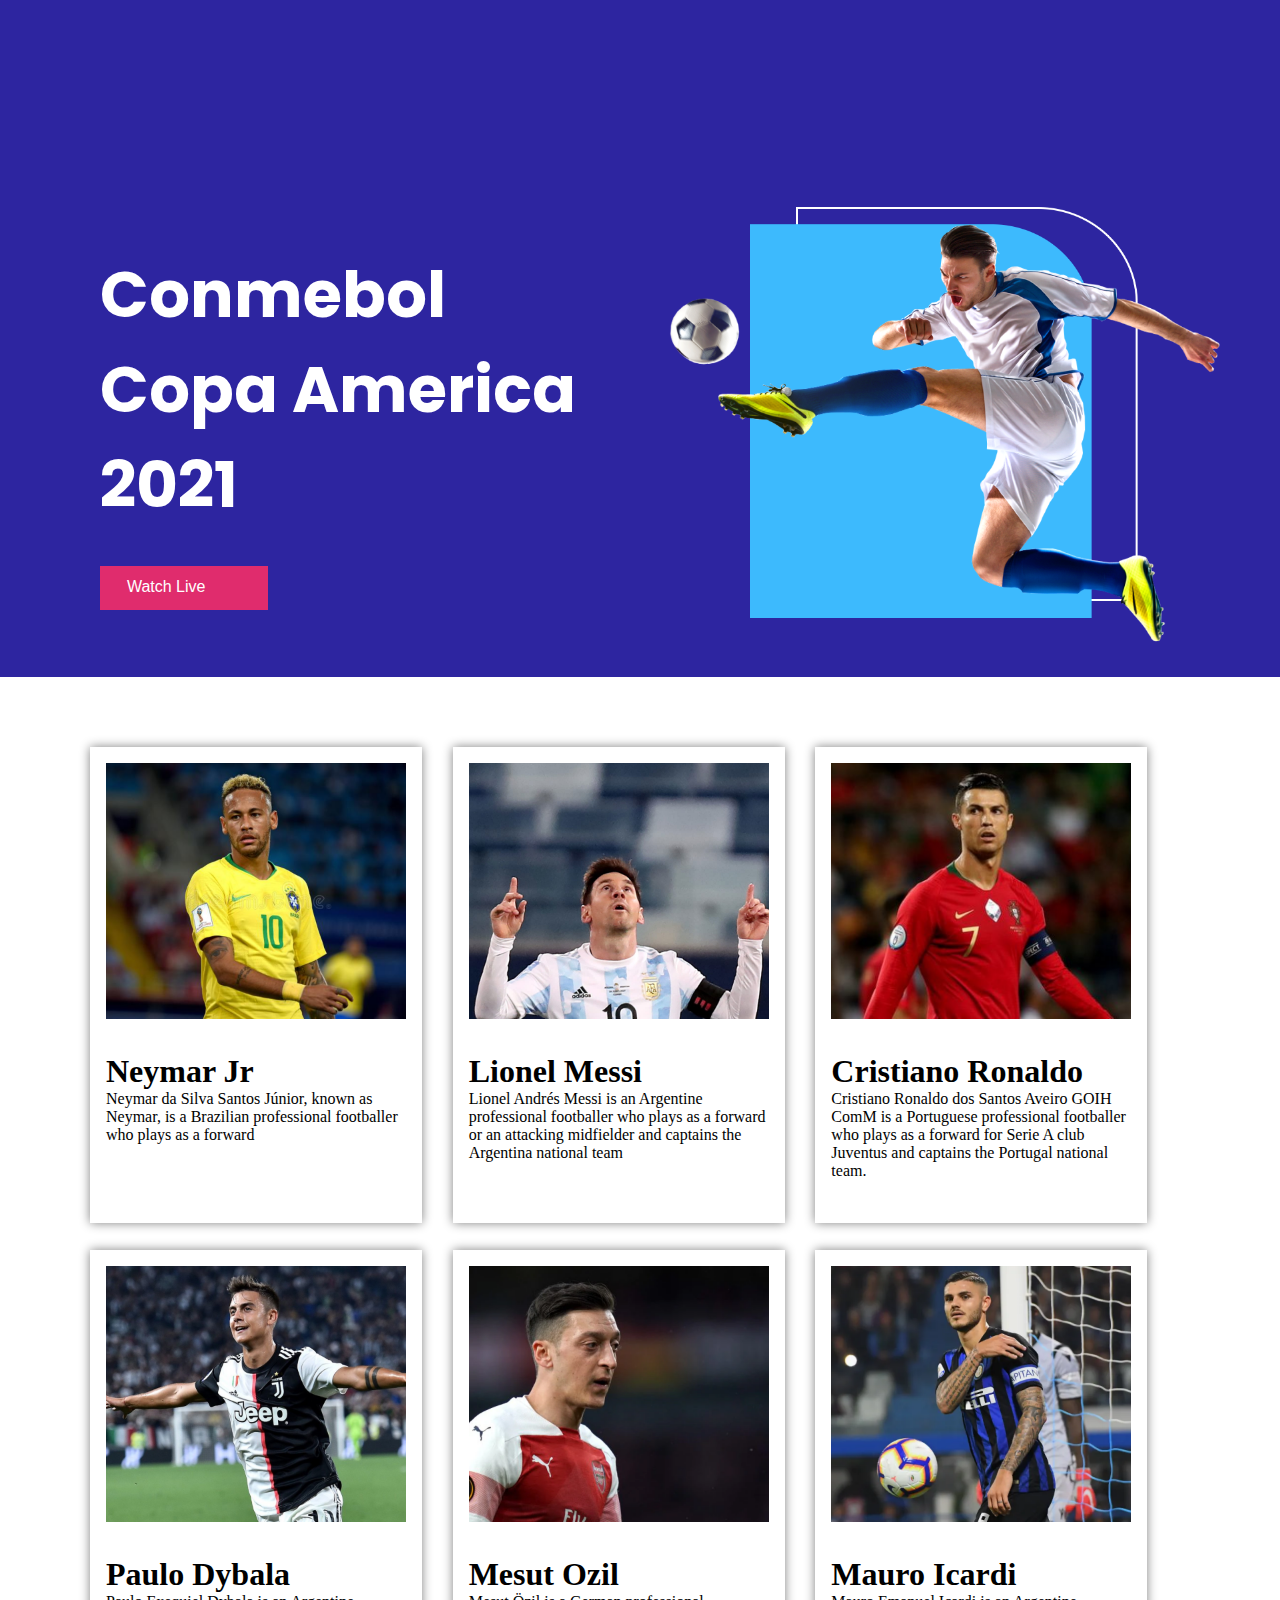
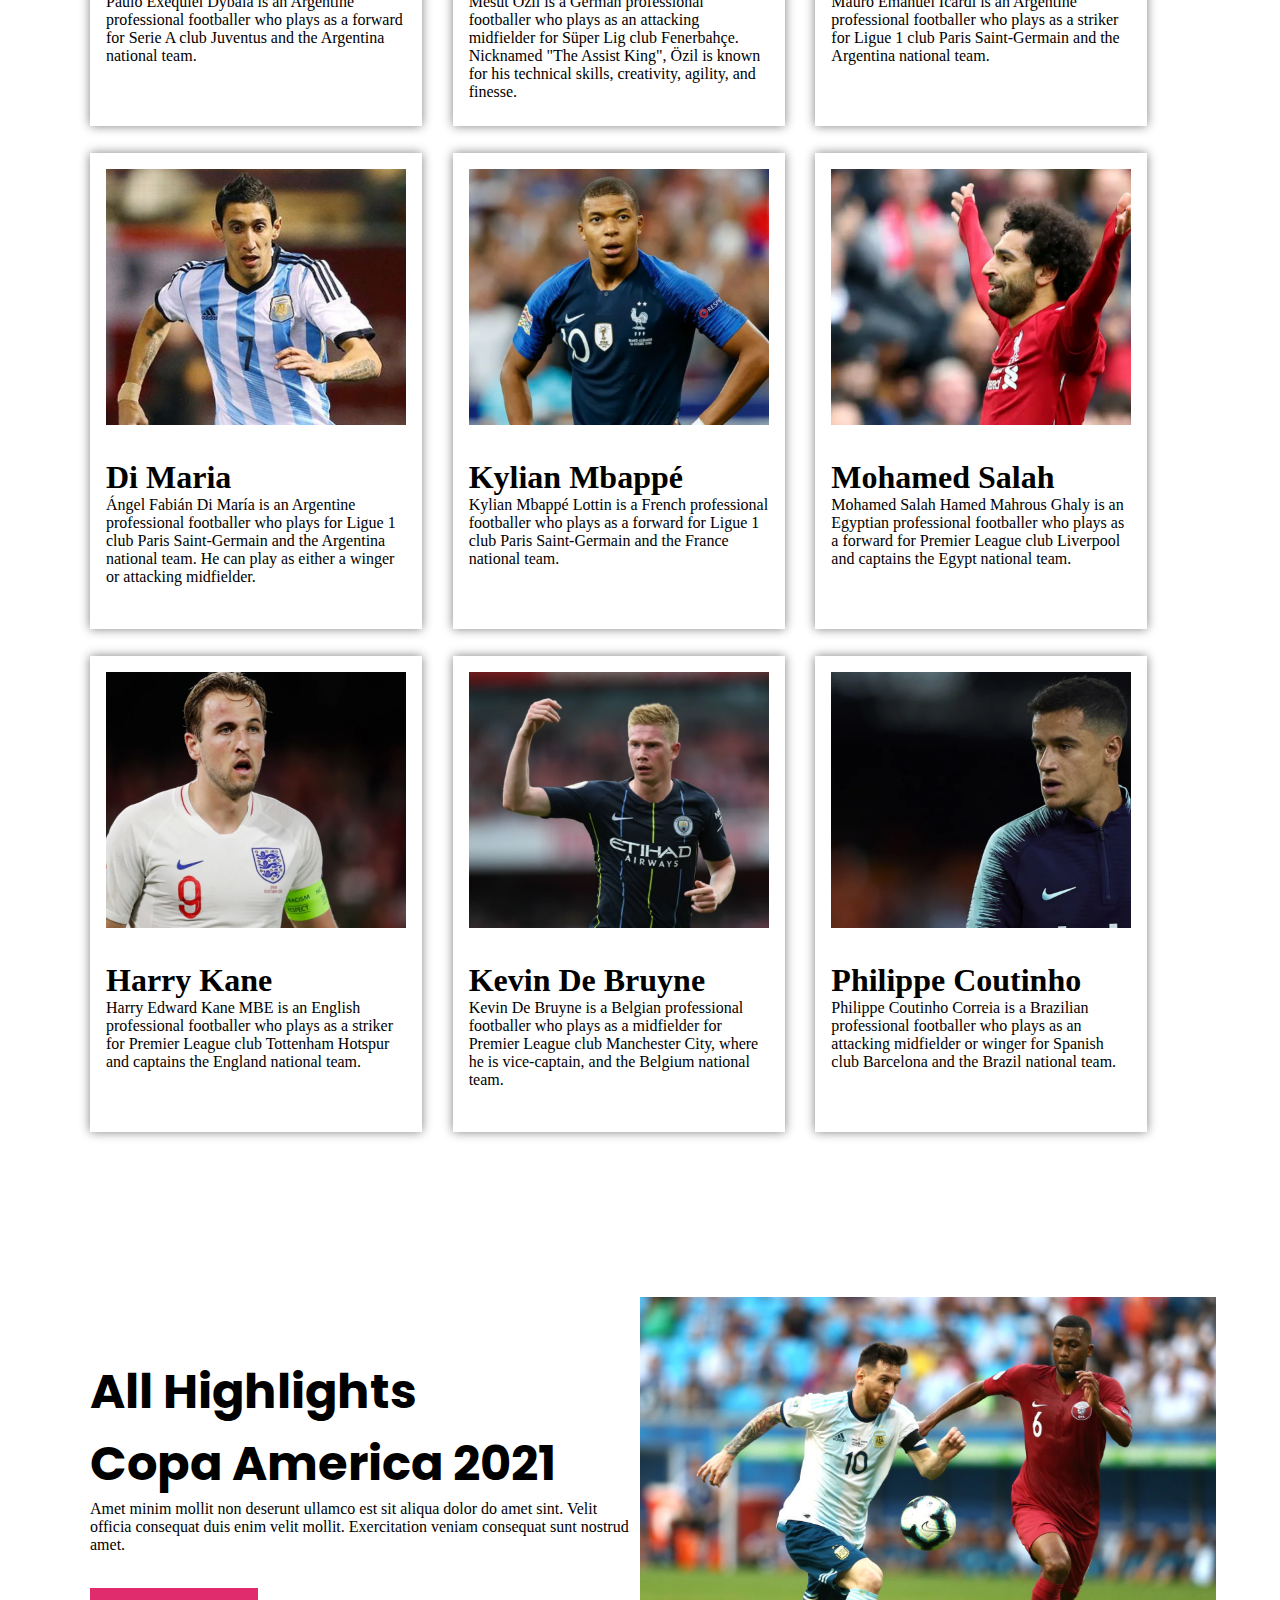
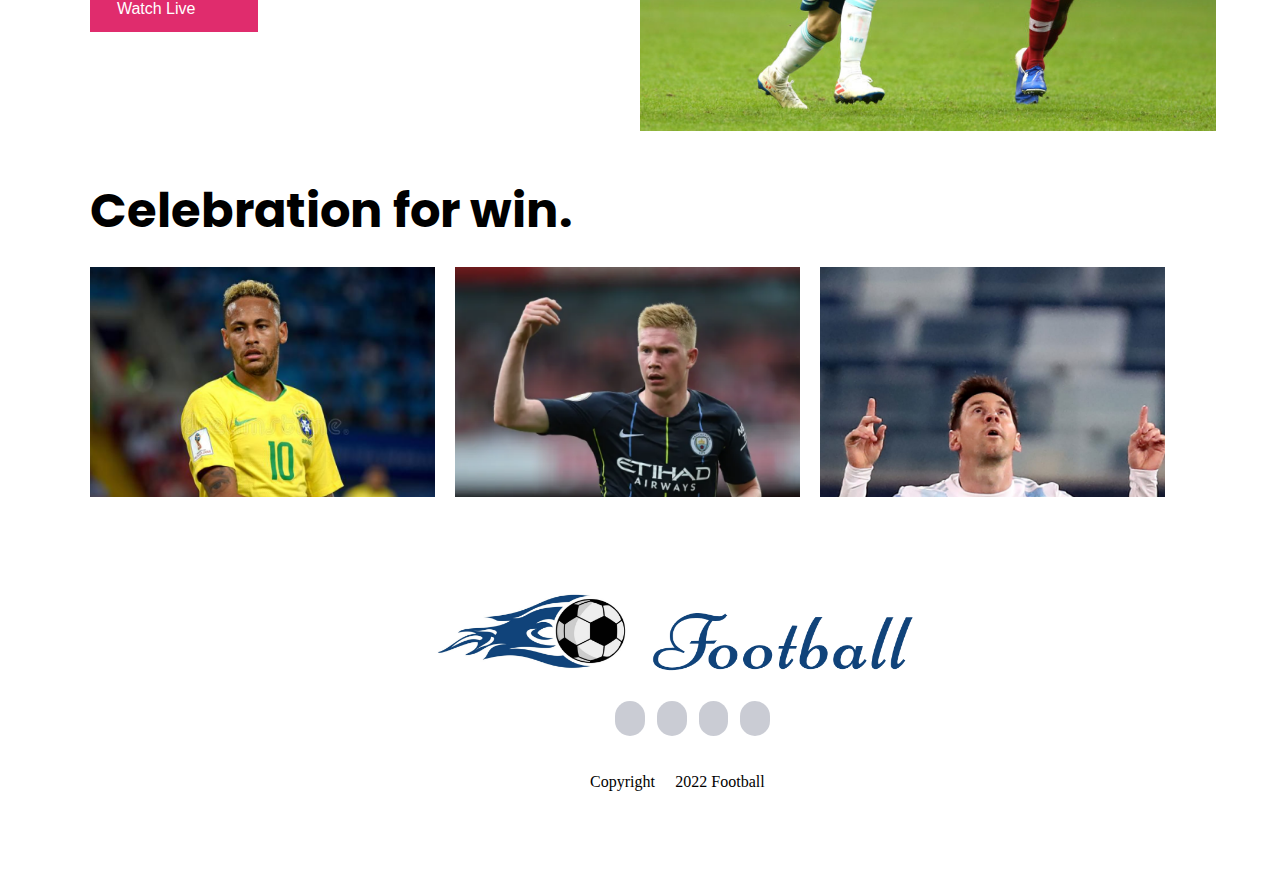
<file: images/transition/Document.html>
<!DOCTYPE html>
<!-- saved from url=(0032)http://127.0.0.1:5500/index.html -->
<html lang="en"><head><meta http-equiv="Content-Type" content="text/html; charset=UTF-8">
    
    <meta http-equiv="X-UA-Compatible" content="IE=edge">
    <meta name="viewport" content="width=device-width, initial-scale=1.0">
    <title>Document</title>
    
    <script src="./Document_files/1c57524f54.js.download" crossorigin="anonymous"></script><style media="all" id="fa-v4-font-face">/*!
 * Font Awesome Free 5.15.3 by @fontawesome - https://fontawesome.com
 * License - https://fontawesome.com/license/free (Icons: CC BY 4.0, Fonts: SIL OFL 1.1, Code: MIT License)
 */@font-face{font-family:"FontAwesome";font-display:block;src:url(https://ka-f.fontawesome.com/releases/v5.15.3/webfonts/free-fa-solid-900.eot);src:url(https://ka-f.fontawesome.com/releases/v5.15.3/webfonts/free-fa-solid-900.eot?#iefix) format("embedded-opentype"),url(https://ka-f.fontawesome.com/releases/v5.15.3/webfonts/free-fa-solid-900.woff2) format("woff2"),url(https://ka-f.fontawesome.com/releases/v5.15.3/webfonts/free-fa-solid-900.woff) format("woff"),url(https://ka-f.fontawesome.com/releases/v5.15.3/webfonts/free-fa-solid-900.ttf) format("truetype"),url(https://ka-f.fontawesome.com/releases/v5.15.3/webfonts/free-fa-solid-900.svg#fontawesome) format("svg")}@font-face{font-family:"FontAwesome";font-display:block;src:url(https://ka-f.fontawesome.com/releases/v5.15.3/webfonts/free-fa-brands-400.eot);src:url(https://ka-f.fontawesome.com/releases/v5.15.3/webfonts/free-fa-brands-400.eot?#iefix) format("embedded-opentype"),url(https://ka-f.fontawesome.com/releases/v5.15.3/webfonts/free-fa-brands-400.woff2) format("woff2"),url(https://ka-f.fontawesome.com/releases/v5.15.3/webfonts/free-fa-brands-400.woff) format("woff"),url(https://ka-f.fontawesome.com/releases/v5.15.3/webfonts/free-fa-brands-400.ttf) format("truetype"),url(https://ka-f.fontawesome.com/releases/v5.15.3/webfonts/free-fa-brands-400.svg#fontawesome) format("svg")}@font-face{font-family:"FontAwesome";font-display:block;src:url(https://ka-f.fontawesome.com/releases/v5.15.3/webfonts/free-fa-regular-400.eot);src:url(https://ka-f.fontawesome.com/releases/v5.15.3/webfonts/free-fa-regular-400.eot?#iefix) format("embedded-opentype"),url(https://ka-f.fontawesome.com/releases/v5.15.3/webfonts/free-fa-regular-400.woff2) format("woff2"),url(https://ka-f.fontawesome.com/releases/v5.15.3/webfonts/free-fa-regular-400.woff) format("woff"),url(https://ka-f.fontawesome.com/releases/v5.15.3/webfonts/free-fa-regular-400.ttf) format("truetype"),url(https://ka-f.fontawesome.com/releases/v5.15.3/webfonts/free-fa-regular-400.svg#fontawesome) format("svg");unicode-range:U+f004-f005,U+f007,U+f017,U+f022,U+f024,U+f02e,U+f03e,U+f044,U+f057-f059,U+f06e,U+f070,U+f075,U+f07b-f07c,U+f080,U+f086,U+f089,U+f094,U+f09d,U+f0a0,U+f0a4-f0a7,U+f0c5,U+f0c7-f0c8,U+f0e0,U+f0eb,U+f0f3,U+f0f8,U+f0fe,U+f111,U+f118-f11a,U+f11c,U+f133,U+f144,U+f146,U+f14a,U+f14d-f14e,U+f150-f152,U+f15b-f15c,U+f164-f165,U+f185-f186,U+f191-f192,U+f1ad,U+f1c1-f1c9,U+f1cd,U+f1d8,U+f1e3,U+f1ea,U+f1f6,U+f1f9,U+f20a,U+f247-f249,U+f24d,U+f254-f25b,U+f25d,U+f271-f274,U+f279,U+f28b,U+f28d,U+f2b5-f2b6,U+f2b9,U+f2bb,U+f2bd,U+f2c1-f2c2,U+f2d0,U+f2d2,U+f2dc,U+f2ed,U+f3a5,U+f3d1,U+f410}@font-face{font-family:"FontAwesome";font-display:block;src:url(https://ka-f.fontawesome.com/releases/v5.15.3/webfonts/free-fa-v4deprecations.eot);src:url(https://ka-f.fontawesome.com/releases/v5.15.3/webfonts/free-fa-v4deprecations.eot?#iefix) format("embedded-opentype"),url(https://ka-f.fontawesome.com/releases/v5.15.3/webfonts/free-fa-v4deprecations.woff2) format("woff2"),url(https://ka-f.fontawesome.com/releases/v5.15.3/webfonts/free-fa-v4deprecations.woff) format("woff"),url(https://ka-f.fontawesome.com/releases/v5.15.3/webfonts/free-fa-v4deprecations.ttf) format("truetype"),url(https://ka-f.fontawesome.com/releases/v5.15.3/webfonts/free-fa-v4deprecations.svg#fontawesome) format("svg");unicode-range:U+f003,U+f006,U+f014,U+f016,U+f01a-f01b,U+f01d,U+f040,U+f045-f047,U+f05c-f05d,U+f07d-f07e,U+f087-f088,U+f08a-f08b,U+f08e,U+f090,U+f096-f097,U+f0a2,U+f0e4-f0e6,U+f0ec-f0ee,U+f0f5-f0f7,U+f10c,U+f112,U+f114-f115,U+f11d,U+f123,U+f132,U+f145,U+f147-f149,U+f14c,U+f166,U+f16a,U+f172,U+f175-f178,U+f18e,U+f190,U+f196,U+f1b1,U+f1d9,U+f1db,U+f1f7,U+f20c,U+f219,U+f230,U+f24a,U+f250,U+f278,U+f27b,U+f283,U+f28c,U+f28e,U+f29b-f29c,U+f2b7,U+f2ba,U+f2bc,U+f2be,U+f2c0,U+f2c3,U+f2d3-f2d4}</style><style media="all" id="fa-v4-shims">/*!
 * Font Awesome Free 5.15.3 by @fontawesome - https://fontawesome.com
 * License - https://fontawesome.com/license/free (Icons: CC BY 4.0, Fonts: SIL OFL 1.1, Code: MIT License)
 */.fa.fa-glass:before{content:"\f000"}.fa.fa-meetup{font-family:"Font Awesome 5 Brands";font-weight:400}.fa.fa-star-o{font-family:"Font Awesome 5 Free";font-weight:400}.fa.fa-star-o:before{content:"\f005"}.fa.fa-close:before,.fa.fa-remove:before{content:"\f00d"}.fa.fa-gear:before{content:"\f013"}.fa.fa-trash-o{font-family:"Font Awesome 5 Free";font-weight:400}.fa.fa-trash-o:before{content:"\f2ed"}.fa.fa-file-o{font-family:"Font Awesome 5 Free";font-weight:400}.fa.fa-file-o:before{content:"\f15b"}.fa.fa-clock-o{font-family:"Font Awesome 5 Free";font-weight:400}.fa.fa-clock-o:before{content:"\f017"}.fa.fa-arrow-circle-o-down{font-family:"Font Awesome 5 Free";font-weight:400}.fa.fa-arrow-circle-o-down:before{content:"\f358"}.fa.fa-arrow-circle-o-up{font-family:"Font Awesome 5 Free";font-weight:400}.fa.fa-arrow-circle-o-up:before{content:"\f35b"}.fa.fa-play-circle-o{font-family:"Font Awesome 5 Free";font-weight:400}.fa.fa-play-circle-o:before{content:"\f144"}.fa.fa-repeat:before,.fa.fa-rotate-right:before{content:"\f01e"}.fa.fa-refresh:before{content:"\f021"}.fa.fa-list-alt{font-family:"Font Awesome 5 Free";font-weight:400}.fa.fa-dedent:before{content:"\f03b"}.fa.fa-video-camera:before{content:"\f03d"}.fa.fa-picture-o{font-family:"Font Awesome 5 Free";font-weight:400}.fa.fa-picture-o:before{content:"\f03e"}.fa.fa-photo{font-family:"Font Awesome 5 Free";font-weight:400}.fa.fa-photo:before{content:"\f03e"}.fa.fa-image{font-family:"Font Awesome 5 Free";font-weight:400}.fa.fa-image:before{content:"\f03e"}.fa.fa-pencil:before{content:"\f303"}.fa.fa-map-marker:before{content:"\f3c5"}.fa.fa-pencil-square-o{font-family:"Font Awesome 5 Free";font-weight:400}.fa.fa-pencil-square-o:before{content:"\f044"}.fa.fa-share-square-o{font-family:"Font Awesome 5 Free";font-weight:400}.fa.fa-share-square-o:before{content:"\f14d"}.fa.fa-check-square-o{font-family:"Font Awesome 5 Free";font-weight:400}.fa.fa-check-square-o:before{content:"\f14a"}.fa.fa-arrows:before{content:"\f0b2"}.fa.fa-times-circle-o{font-family:"Font Awesome 5 Free";font-weight:400}.fa.fa-times-circle-o:before{content:"\f057"}.fa.fa-check-circle-o{font-family:"Font Awesome 5 Free";font-weight:400}.fa.fa-check-circle-o:before{content:"\f058"}.fa.fa-mail-forward:before{content:"\f064"}.fa.fa-expand:before{content:"\f424"}.fa.fa-compress:before{content:"\f422"}.fa.fa-eye,.fa.fa-eye-slash{font-family:"Font Awesome 5 Free";font-weight:400}.fa.fa-warning:before{content:"\f071"}.fa.fa-calendar:before{content:"\f073"}.fa.fa-arrows-v:before{content:"\f338"}.fa.fa-arrows-h:before{content:"\f337"}.fa.fa-bar-chart{font-family:"Font Awesome 5 Free";font-weight:400}.fa.fa-bar-chart:before{content:"\f080"}.fa.fa-bar-chart-o{font-family:"Font Awesome 5 Free";font-weight:400}.fa.fa-bar-chart-o:before{content:"\f080"}.fa.fa-facebook-square,.fa.fa-twitter-square{font-family:"Font Awesome 5 Brands";font-weight:400}.fa.fa-gears:before{content:"\f085"}.fa.fa-thumbs-o-up{font-family:"Font Awesome 5 Free";font-weight:400}.fa.fa-thumbs-o-up:before{content:"\f164"}.fa.fa-thumbs-o-down{font-family:"Font Awesome 5 Free";font-weight:400}.fa.fa-thumbs-o-down:before{content:"\f165"}.fa.fa-heart-o{font-family:"Font Awesome 5 Free";font-weight:400}.fa.fa-heart-o:before{content:"\f004"}.fa.fa-sign-out:before{content:"\f2f5"}.fa.fa-linkedin-square{font-family:"Font Awesome 5 Brands";font-weight:400}.fa.fa-linkedin-square:before{content:"\f08c"}.fa.fa-thumb-tack:before{content:"\f08d"}.fa.fa-external-link:before{content:"\f35d"}.fa.fa-sign-in:before{content:"\f2f6"}.fa.fa-github-square{font-family:"Font Awesome 5 Brands";font-weight:400}.fa.fa-lemon-o{font-family:"Font Awesome 5 Free";font-weight:400}.fa.fa-lemon-o:before{content:"\f094"}.fa.fa-square-o{font-family:"Font Awesome 5 Free";font-weight:400}.fa.fa-square-o:before{content:"\f0c8"}.fa.fa-bookmark-o{font-family:"Font Awesome 5 Free";font-weight:400}.fa.fa-bookmark-o:before{content:"\f02e"}.fa.fa-facebook,.fa.fa-twitter{font-family:"Font Awesome 5 Brands";font-weight:400}.fa.fa-facebook:before{content:"\f39e"}.fa.fa-facebook-f{font-family:"Font Awesome 5 Brands";font-weight:400}.fa.fa-facebook-f:before{content:"\f39e"}.fa.fa-github{font-family:"Font Awesome 5 Brands";font-weight:400}.fa.fa-credit-card{font-family:"Font Awesome 5 Free";font-weight:400}.fa.fa-feed:before{content:"\f09e"}.fa.fa-hdd-o{font-family:"Font Awesome 5 Free";font-weight:400}.fa.fa-hdd-o:before{content:"\f0a0"}.fa.fa-hand-o-right{font-family:"Font Awesome 5 Free";font-weight:400}.fa.fa-hand-o-right:before{content:"\f0a4"}.fa.fa-hand-o-left{font-family:"Font Awesome 5 Free";font-weight:400}.fa.fa-hand-o-left:before{content:"\f0a5"}.fa.fa-hand-o-up{font-family:"Font Awesome 5 Free";font-weight:400}.fa.fa-hand-o-up:before{content:"\f0a6"}.fa.fa-hand-o-down{font-family:"Font Awesome 5 Free";font-weight:400}.fa.fa-hand-o-down:before{content:"\f0a7"}.fa.fa-arrows-alt:before{content:"\f31e"}.fa.fa-group:before{content:"\f0c0"}.fa.fa-chain:before{content:"\f0c1"}.fa.fa-scissors:before{content:"\f0c4"}.fa.fa-files-o{font-family:"Font Awesome 5 Free";font-weight:400}.fa.fa-files-o:before{content:"\f0c5"}.fa.fa-floppy-o{font-family:"Font Awesome 5 Free";font-weight:400}.fa.fa-floppy-o:before{content:"\f0c7"}.fa.fa-navicon:before,.fa.fa-reorder:before{content:"\f0c9"}.fa.fa-google-plus,.fa.fa-google-plus-square,.fa.fa-pinterest,.fa.fa-pinterest-square{font-family:"Font Awesome 5 Brands";font-weight:400}.fa.fa-google-plus:before{content:"\f0d5"}.fa.fa-money{font-family:"Font Awesome 5 Free";font-weight:400}.fa.fa-money:before{content:"\f3d1"}.fa.fa-unsorted:before{content:"\f0dc"}.fa.fa-sort-desc:before{content:"\f0dd"}.fa.fa-sort-asc:before{content:"\f0de"}.fa.fa-linkedin{font-family:"Font Awesome 5 Brands";font-weight:400}.fa.fa-linkedin:before{content:"\f0e1"}.fa.fa-rotate-left:before{content:"\f0e2"}.fa.fa-legal:before{content:"\f0e3"}.fa.fa-dashboard:before,.fa.fa-tachometer:before{content:"\f3fd"}.fa.fa-comment-o{font-family:"Font Awesome 5 Free";font-weight:400}.fa.fa-comment-o:before{content:"\f075"}.fa.fa-comments-o{font-family:"Font Awesome 5 Free";font-weight:400}.fa.fa-comments-o:before{content:"\f086"}.fa.fa-flash:before{content:"\f0e7"}.fa.fa-clipboard,.fa.fa-paste{font-family:"Font Awesome 5 Free";font-weight:400}.fa.fa-paste:before{content:"\f328"}.fa.fa-lightbulb-o{font-family:"Font Awesome 5 Free";font-weight:400}.fa.fa-lightbulb-o:before{content:"\f0eb"}.fa.fa-exchange:before{content:"\f362"}.fa.fa-cloud-download:before{content:"\f381"}.fa.fa-cloud-upload:before{content:"\f382"}.fa.fa-bell-o{font-family:"Font Awesome 5 Free";font-weight:400}.fa.fa-bell-o:before{content:"\f0f3"}.fa.fa-cutlery:before{content:"\f2e7"}.fa.fa-file-text-o{font-family:"Font Awesome 5 Free";font-weight:400}.fa.fa-file-text-o:before{content:"\f15c"}.fa.fa-building-o{font-family:"Font Awesome 5 Free";font-weight:400}.fa.fa-building-o:before{content:"\f1ad"}.fa.fa-hospital-o{font-family:"Font Awesome 5 Free";font-weight:400}.fa.fa-hospital-o:before{content:"\f0f8"}.fa.fa-tablet:before{content:"\f3fa"}.fa.fa-mobile-phone:before,.fa.fa-mobile:before{content:"\f3cd"}.fa.fa-circle-o{font-family:"Font Awesome 5 Free";font-weight:400}.fa.fa-circle-o:before{content:"\f111"}.fa.fa-mail-reply:before{content:"\f3e5"}.fa.fa-github-alt{font-family:"Font Awesome 5 Brands";font-weight:400}.fa.fa-folder-o{font-family:"Font Awesome 5 Free";font-weight:400}.fa.fa-folder-o:before{content:"\f07b"}.fa.fa-folder-open-o{font-family:"Font Awesome 5 Free";font-weight:400}.fa.fa-folder-open-o:before{content:"\f07c"}.fa.fa-smile-o{font-family:"Font Awesome 5 Free";font-weight:400}.fa.fa-smile-o:before{content:"\f118"}.fa.fa-frown-o{font-family:"Font Awesome 5 Free";font-weight:400}.fa.fa-frown-o:before{content:"\f119"}.fa.fa-meh-o{font-family:"Font Awesome 5 Free";font-weight:400}.fa.fa-meh-o:before{content:"\f11a"}.fa.fa-keyboard-o{font-family:"Font Awesome 5 Free";font-weight:400}.fa.fa-keyboard-o:before{content:"\f11c"}.fa.fa-flag-o{font-family:"Font Awesome 5 Free";font-weight:400}.fa.fa-flag-o:before{content:"\f024"}.fa.fa-mail-reply-all:before{content:"\f122"}.fa.fa-star-half-o{font-family:"Font Awesome 5 Free";font-weight:400}.fa.fa-star-half-o:before{content:"\f089"}.fa.fa-star-half-empty{font-family:"Font Awesome 5 Free";font-weight:400}.fa.fa-star-half-empty:before{content:"\f089"}.fa.fa-star-half-full{font-family:"Font Awesome 5 Free";font-weight:400}.fa.fa-star-half-full:before{content:"\f089"}.fa.fa-code-fork:before{content:"\f126"}.fa.fa-chain-broken:before{content:"\f127"}.fa.fa-shield:before{content:"\f3ed"}.fa.fa-calendar-o{font-family:"Font Awesome 5 Free";font-weight:400}.fa.fa-calendar-o:before{content:"\f133"}.fa.fa-css3,.fa.fa-html5,.fa.fa-maxcdn{font-family:"Font Awesome 5 Brands";font-weight:400}.fa.fa-ticket:before{content:"\f3ff"}.fa.fa-minus-square-o{font-family:"Font Awesome 5 Free";font-weight:400}.fa.fa-minus-square-o:before{content:"\f146"}.fa.fa-level-up:before{content:"\f3bf"}.fa.fa-level-down:before{content:"\f3be"}.fa.fa-pencil-square:before{content:"\f14b"}.fa.fa-external-link-square:before{content:"\f360"}.fa.fa-compass{font-family:"Font Awesome 5 Free";font-weight:400}.fa.fa-caret-square-o-down{font-family:"Font Awesome 5 Free";font-weight:400}.fa.fa-caret-square-o-down:before{content:"\f150"}.fa.fa-toggle-down{font-family:"Font Awesome 5 Free";font-weight:400}.fa.fa-toggle-down:before{content:"\f150"}.fa.fa-caret-square-o-up{font-family:"Font Awesome 5 Free";font-weight:400}.fa.fa-caret-square-o-up:before{content:"\f151"}.fa.fa-toggle-up{font-family:"Font Awesome 5 Free";font-weight:400}.fa.fa-toggle-up:before{content:"\f151"}.fa.fa-caret-square-o-right{font-family:"Font Awesome 5 Free";font-weight:400}.fa.fa-caret-square-o-right:before{content:"\f152"}.fa.fa-toggle-right{font-family:"Font Awesome 5 Free";font-weight:400}.fa.fa-toggle-right:before{content:"\f152"}.fa.fa-eur:before,.fa.fa-euro:before{content:"\f153"}.fa.fa-gbp:before{content:"\f154"}.fa.fa-dollar:before,.fa.fa-usd:before{content:"\f155"}.fa.fa-inr:before,.fa.fa-rupee:before{content:"\f156"}.fa.fa-cny:before,.fa.fa-jpy:before,.fa.fa-rmb:before,.fa.fa-yen:before{content:"\f157"}.fa.fa-rouble:before,.fa.fa-rub:before,.fa.fa-ruble:before{content:"\f158"}.fa.fa-krw:before,.fa.fa-won:before{content:"\f159"}.fa.fa-bitcoin,.fa.fa-btc{font-family:"Font Awesome 5 Brands";font-weight:400}.fa.fa-bitcoin:before{content:"\f15a"}.fa.fa-file-text:before{content:"\f15c"}.fa.fa-sort-alpha-asc:before{content:"\f15d"}.fa.fa-sort-alpha-desc:before{content:"\f881"}.fa.fa-sort-amount-asc:before{content:"\f160"}.fa.fa-sort-amount-desc:before{content:"\f884"}.fa.fa-sort-numeric-asc:before{content:"\f162"}.fa.fa-sort-numeric-desc:before{content:"\f886"}.fa.fa-xing,.fa.fa-xing-square,.fa.fa-youtube,.fa.fa-youtube-play,.fa.fa-youtube-square{font-family:"Font Awesome 5 Brands";font-weight:400}.fa.fa-youtube-play:before{content:"\f167"}.fa.fa-adn,.fa.fa-bitbucket,.fa.fa-bitbucket-square,.fa.fa-dropbox,.fa.fa-flickr,.fa.fa-instagram,.fa.fa-stack-overflow{font-family:"Font Awesome 5 Brands";font-weight:400}.fa.fa-bitbucket-square:before{content:"\f171"}.fa.fa-tumblr,.fa.fa-tumblr-square{font-family:"Font Awesome 5 Brands";font-weight:400}.fa.fa-long-arrow-down:before{content:"\f309"}.fa.fa-long-arrow-up:before{content:"\f30c"}.fa.fa-long-arrow-left:before{content:"\f30a"}.fa.fa-long-arrow-right:before{content:"\f30b"}.fa.fa-android,.fa.fa-apple,.fa.fa-dribbble,.fa.fa-foursquare,.fa.fa-gittip,.fa.fa-gratipay,.fa.fa-linux,.fa.fa-skype,.fa.fa-trello,.fa.fa-windows{font-family:"Font Awesome 5 Brands";font-weight:400}.fa.fa-gittip:before{content:"\f184"}.fa.fa-sun-o{font-family:"Font Awesome 5 Free";font-weight:400}.fa.fa-sun-o:before{content:"\f185"}.fa.fa-moon-o{font-family:"Font Awesome 5 Free";font-weight:400}.fa.fa-moon-o:before{content:"\f186"}.fa.fa-pagelines,.fa.fa-renren,.fa.fa-stack-exchange,.fa.fa-vk,.fa.fa-weibo{font-family:"Font Awesome 5 Brands";font-weight:400}.fa.fa-arrow-circle-o-right{font-family:"Font Awesome 5 Free";font-weight:400}.fa.fa-arrow-circle-o-right:before{content:"\f35a"}.fa.fa-arrow-circle-o-left{font-family:"Font Awesome 5 Free";font-weight:400}.fa.fa-arrow-circle-o-left:before{content:"\f359"}.fa.fa-caret-square-o-left{font-family:"Font Awesome 5 Free";font-weight:400}.fa.fa-caret-square-o-left:before{content:"\f191"}.fa.fa-toggle-left{font-family:"Font Awesome 5 Free";font-weight:400}.fa.fa-toggle-left:before{content:"\f191"}.fa.fa-dot-circle-o{font-family:"Font Awesome 5 Free";font-weight:400}.fa.fa-dot-circle-o:before{content:"\f192"}.fa.fa-vimeo-square{font-family:"Font Awesome 5 Brands";font-weight:400}.fa.fa-try:before,.fa.fa-turkish-lira:before{content:"\f195"}.fa.fa-plus-square-o{font-family:"Font Awesome 5 Free";font-weight:400}.fa.fa-plus-square-o:before{content:"\f0fe"}.fa.fa-openid,.fa.fa-slack,.fa.fa-wordpress{font-family:"Font Awesome 5 Brands";font-weight:400}.fa.fa-bank:before,.fa.fa-institution:before{content:"\f19c"}.fa.fa-mortar-board:before{content:"\f19d"}.fa.fa-delicious,.fa.fa-digg,.fa.fa-drupal,.fa.fa-google,.fa.fa-joomla,.fa.fa-pied-piper-alt,.fa.fa-pied-piper-pp,.fa.fa-reddit,.fa.fa-reddit-square,.fa.fa-stumbleupon,.fa.fa-stumbleupon-circle,.fa.fa-yahoo{font-family:"Font Awesome 5 Brands";font-weight:400}.fa.fa-spoon:before{content:"\f2e5"}.fa.fa-behance,.fa.fa-behance-square,.fa.fa-steam,.fa.fa-steam-square{font-family:"Font Awesome 5 Brands";font-weight:400}.fa.fa-automobile:before{content:"\f1b9"}.fa.fa-envelope-o{font-family:"Font Awesome 5 Free";font-weight:400}.fa.fa-envelope-o:before{content:"\f0e0"}.fa.fa-deviantart,.fa.fa-soundcloud,.fa.fa-spotify{font-family:"Font Awesome 5 Brands";font-weight:400}.fa.fa-file-pdf-o{font-family:"Font Awesome 5 Free";font-weight:400}.fa.fa-file-pdf-o:before{content:"\f1c1"}.fa.fa-file-word-o{font-family:"Font Awesome 5 Free";font-weight:400}.fa.fa-file-word-o:before{content:"\f1c2"}.fa.fa-file-excel-o{font-family:"Font Awesome 5 Free";font-weight:400}.fa.fa-file-excel-o:before{content:"\f1c3"}.fa.fa-file-powerpoint-o{font-family:"Font Awesome 5 Free";font-weight:400}.fa.fa-file-powerpoint-o:before{content:"\f1c4"}.fa.fa-file-image-o{font-family:"Font Awesome 5 Free";font-weight:400}.fa.fa-file-image-o:before{content:"\f1c5"}.fa.fa-file-photo-o{font-family:"Font Awesome 5 Free";font-weight:400}.fa.fa-file-photo-o:before{content:"\f1c5"}.fa.fa-file-picture-o{font-family:"Font Awesome 5 Free";font-weight:400}.fa.fa-file-picture-o:before{content:"\f1c5"}.fa.fa-file-archive-o{font-family:"Font Awesome 5 Free";font-weight:400}.fa.fa-file-archive-o:before{content:"\f1c6"}.fa.fa-file-zip-o{font-family:"Font Awesome 5 Free";font-weight:400}.fa.fa-file-zip-o:before{content:"\f1c6"}.fa.fa-file-audio-o{font-family:"Font Awesome 5 Free";font-weight:400}.fa.fa-file-audio-o:before{content:"\f1c7"}.fa.fa-file-sound-o{font-family:"Font Awesome 5 Free";font-weight:400}.fa.fa-file-sound-o:before{content:"\f1c7"}.fa.fa-file-video-o{font-family:"Font Awesome 5 Free";font-weight:400}.fa.fa-file-video-o:before{content:"\f1c8"}.fa.fa-file-movie-o{font-family:"Font Awesome 5 Free";font-weight:400}.fa.fa-file-movie-o:before{content:"\f1c8"}.fa.fa-file-code-o{font-family:"Font Awesome 5 Free";font-weight:400}.fa.fa-file-code-o:before{content:"\f1c9"}.fa.fa-codepen,.fa.fa-jsfiddle,.fa.fa-vine{font-family:"Font Awesome 5 Brands";font-weight:400}.fa.fa-life-bouy,.fa.fa-life-ring{font-family:"Font Awesome 5 Free";font-weight:400}.fa.fa-life-bouy:before{content:"\f1cd"}.fa.fa-life-buoy{font-family:"Font Awesome 5 Free";font-weight:400}.fa.fa-life-buoy:before{content:"\f1cd"}.fa.fa-life-saver{font-family:"Font Awesome 5 Free";font-weight:400}.fa.fa-life-saver:before{content:"\f1cd"}.fa.fa-support{font-family:"Font Awesome 5 Free";font-weight:400}.fa.fa-support:before{content:"\f1cd"}.fa.fa-circle-o-notch:before{content:"\f1ce"}.fa.fa-ra,.fa.fa-rebel{font-family:"Font Awesome 5 Brands";font-weight:400}.fa.fa-ra:before{content:"\f1d0"}.fa.fa-resistance{font-family:"Font Awesome 5 Brands";font-weight:400}.fa.fa-resistance:before{content:"\f1d0"}.fa.fa-empire,.fa.fa-ge{font-family:"Font Awesome 5 Brands";font-weight:400}.fa.fa-ge:before{content:"\f1d1"}.fa.fa-git,.fa.fa-git-square,.fa.fa-hacker-news,.fa.fa-y-combinator-square{font-family:"Font Awesome 5 Brands";font-weight:400}.fa.fa-y-combinator-square:before{content:"\f1d4"}.fa.fa-yc-square{font-family:"Font Awesome 5 Brands";font-weight:400}.fa.fa-yc-square:before{content:"\f1d4"}.fa.fa-qq,.fa.fa-tencent-weibo,.fa.fa-wechat,.fa.fa-weixin{font-family:"Font Awesome 5 Brands";font-weight:400}.fa.fa-wechat:before{content:"\f1d7"}.fa.fa-send:before{content:"\f1d8"}.fa.fa-paper-plane-o{font-family:"Font Awesome 5 Free";font-weight:400}.fa.fa-paper-plane-o:before{content:"\f1d8"}.fa.fa-send-o{font-family:"Font Awesome 5 Free";font-weight:400}.fa.fa-send-o:before{content:"\f1d8"}.fa.fa-circle-thin{font-family:"Font Awesome 5 Free";font-weight:400}.fa.fa-circle-thin:before{content:"\f111"}.fa.fa-header:before{content:"\f1dc"}.fa.fa-sliders:before{content:"\f1de"}.fa.fa-futbol-o{font-family:"Font Awesome 5 Free";font-weight:400}.fa.fa-futbol-o:before{content:"\f1e3"}.fa.fa-soccer-ball-o{font-family:"Font Awesome 5 Free";font-weight:400}.fa.fa-soccer-ball-o:before{content:"\f1e3"}.fa.fa-slideshare,.fa.fa-twitch,.fa.fa-yelp{font-family:"Font Awesome 5 Brands";font-weight:400}.fa.fa-newspaper-o{font-family:"Font Awesome 5 Free";font-weight:400}.fa.fa-newspaper-o:before{content:"\f1ea"}.fa.fa-cc-amex,.fa.fa-cc-discover,.fa.fa-cc-mastercard,.fa.fa-cc-paypal,.fa.fa-cc-stripe,.fa.fa-cc-visa,.fa.fa-google-wallet,.fa.fa-paypal{font-family:"Font Awesome 5 Brands";font-weight:400}.fa.fa-bell-slash-o{font-family:"Font Awesome 5 Free";font-weight:400}.fa.fa-bell-slash-o:before{content:"\f1f6"}.fa.fa-trash:before{content:"\f2ed"}.fa.fa-copyright{font-family:"Font Awesome 5 Free";font-weight:400}.fa.fa-eyedropper:before{content:"\f1fb"}.fa.fa-area-chart:before{content:"\f1fe"}.fa.fa-pie-chart:before{content:"\f200"}.fa.fa-line-chart:before{content:"\f201"}.fa.fa-angellist,.fa.fa-ioxhost,.fa.fa-lastfm,.fa.fa-lastfm-square{font-family:"Font Awesome 5 Brands";font-weight:400}.fa.fa-cc{font-family:"Font Awesome 5 Free";font-weight:400}.fa.fa-cc:before{content:"\f20a"}.fa.fa-ils:before,.fa.fa-shekel:before,.fa.fa-sheqel:before{content:"\f20b"}.fa.fa-meanpath{font-family:"Font Awesome 5 Brands";font-weight:400}.fa.fa-meanpath:before{content:"\f2b4"}.fa.fa-buysellads,.fa.fa-connectdevelop,.fa.fa-dashcube,.fa.fa-forumbee,.fa.fa-leanpub,.fa.fa-sellsy,.fa.fa-shirtsinbulk,.fa.fa-simplybuilt,.fa.fa-skyatlas{font-family:"Font Awesome 5 Brands";font-weight:400}.fa.fa-diamond{font-family:"Font Awesome 5 Free";font-weight:400}.fa.fa-diamond:before{content:"\f3a5"}.fa.fa-intersex:before{content:"\f224"}.fa.fa-facebook-official{font-family:"Font Awesome 5 Brands";font-weight:400}.fa.fa-facebook-official:before{content:"\f09a"}.fa.fa-pinterest-p,.fa.fa-whatsapp{font-family:"Font Awesome 5 Brands";font-weight:400}.fa.fa-hotel:before{content:"\f236"}.fa.fa-medium,.fa.fa-viacoin,.fa.fa-y-combinator,.fa.fa-yc{font-family:"Font Awesome 5 Brands";font-weight:400}.fa.fa-yc:before{content:"\f23b"}.fa.fa-expeditedssl,.fa.fa-opencart,.fa.fa-optin-monster{font-family:"Font Awesome 5 Brands";font-weight:400}.fa.fa-battery-4:before,.fa.fa-battery:before{content:"\f240"}.fa.fa-battery-3:before{content:"\f241"}.fa.fa-battery-2:before{content:"\f242"}.fa.fa-battery-1:before{content:"\f243"}.fa.fa-battery-0:before{content:"\f244"}.fa.fa-object-group,.fa.fa-object-ungroup,.fa.fa-sticky-note-o{font-family:"Font Awesome 5 Free";font-weight:400}.fa.fa-sticky-note-o:before{content:"\f249"}.fa.fa-cc-diners-club,.fa.fa-cc-jcb{font-family:"Font Awesome 5 Brands";font-weight:400}.fa.fa-clone,.fa.fa-hourglass-o{font-family:"Font Awesome 5 Free";font-weight:400}.fa.fa-hourglass-o:before{content:"\f254"}.fa.fa-hourglass-1:before{content:"\f251"}.fa.fa-hourglass-2:before{content:"\f252"}.fa.fa-hourglass-3:before{content:"\f253"}.fa.fa-hand-rock-o{font-family:"Font Awesome 5 Free";font-weight:400}.fa.fa-hand-rock-o:before{content:"\f255"}.fa.fa-hand-grab-o{font-family:"Font Awesome 5 Free";font-weight:400}.fa.fa-hand-grab-o:before{content:"\f255"}.fa.fa-hand-paper-o{font-family:"Font Awesome 5 Free";font-weight:400}.fa.fa-hand-paper-o:before{content:"\f256"}.fa.fa-hand-stop-o{font-family:"Font Awesome 5 Free";font-weight:400}.fa.fa-hand-stop-o:before{content:"\f256"}.fa.fa-hand-scissors-o{font-family:"Font Awesome 5 Free";font-weight:400}.fa.fa-hand-scissors-o:before{content:"\f257"}.fa.fa-hand-lizard-o{font-family:"Font Awesome 5 Free";font-weight:400}.fa.fa-hand-lizard-o:before{content:"\f258"}.fa.fa-hand-spock-o{font-family:"Font Awesome 5 Free";font-weight:400}.fa.fa-hand-spock-o:before{content:"\f259"}.fa.fa-hand-pointer-o{font-family:"Font Awesome 5 Free";font-weight:400}.fa.fa-hand-pointer-o:before{content:"\f25a"}.fa.fa-hand-peace-o{font-family:"Font Awesome 5 Free";font-weight:400}.fa.fa-hand-peace-o:before{content:"\f25b"}.fa.fa-registered{font-family:"Font Awesome 5 Free";font-weight:400}.fa.fa-chrome,.fa.fa-creative-commons,.fa.fa-firefox,.fa.fa-get-pocket,.fa.fa-gg,.fa.fa-gg-circle,.fa.fa-internet-explorer,.fa.fa-odnoklassniki,.fa.fa-odnoklassniki-square,.fa.fa-opera,.fa.fa-safari,.fa.fa-tripadvisor,.fa.fa-wikipedia-w{font-family:"Font Awesome 5 Brands";font-weight:400}.fa.fa-television:before{content:"\f26c"}.fa.fa-500px,.fa.fa-amazon,.fa.fa-contao{font-family:"Font Awesome 5 Brands";font-weight:400}.fa.fa-calendar-plus-o{font-family:"Font Awesome 5 Free";font-weight:400}.fa.fa-calendar-plus-o:before{content:"\f271"}.fa.fa-calendar-minus-o{font-family:"Font Awesome 5 Free";font-weight:400}.fa.fa-calendar-minus-o:before{content:"\f272"}.fa.fa-calendar-times-o{font-family:"Font Awesome 5 Free";font-weight:400}.fa.fa-calendar-times-o:before{content:"\f273"}.fa.fa-calendar-check-o{font-family:"Font Awesome 5 Free";font-weight:400}.fa.fa-calendar-check-o:before{content:"\f274"}.fa.fa-map-o{font-family:"Font Awesome 5 Free";font-weight:400}.fa.fa-map-o:before{content:"\f279"}.fa.fa-commenting:before{content:"\f4ad"}.fa.fa-commenting-o{font-family:"Font Awesome 5 Free";font-weight:400}.fa.fa-commenting-o:before{content:"\f4ad"}.fa.fa-houzz,.fa.fa-vimeo{font-family:"Font Awesome 5 Brands";font-weight:400}.fa.fa-vimeo:before{content:"\f27d"}.fa.fa-black-tie,.fa.fa-edge,.fa.fa-fonticons,.fa.fa-reddit-alien{font-family:"Font Awesome 5 Brands";font-weight:400}.fa.fa-credit-card-alt:before{content:"\f09d"}.fa.fa-codiepie,.fa.fa-fort-awesome,.fa.fa-mixcloud,.fa.fa-modx,.fa.fa-product-hunt,.fa.fa-scribd,.fa.fa-usb{font-family:"Font Awesome 5 Brands";font-weight:400}.fa.fa-pause-circle-o{font-family:"Font Awesome 5 Free";font-weight:400}.fa.fa-pause-circle-o:before{content:"\f28b"}.fa.fa-stop-circle-o{font-family:"Font Awesome 5 Free";font-weight:400}.fa.fa-stop-circle-o:before{content:"\f28d"}.fa.fa-bluetooth,.fa.fa-bluetooth-b,.fa.fa-envira,.fa.fa-gitlab,.fa.fa-wheelchair-alt,.fa.fa-wpbeginner,.fa.fa-wpforms{font-family:"Font Awesome 5 Brands";font-weight:400}.fa.fa-wheelchair-alt:before{content:"\f368"}.fa.fa-question-circle-o{font-family:"Font Awesome 5 Free";font-weight:400}.fa.fa-question-circle-o:before{content:"\f059"}.fa.fa-volume-control-phone:before{content:"\f2a0"}.fa.fa-asl-interpreting:before{content:"\f2a3"}.fa.fa-deafness:before,.fa.fa-hard-of-hearing:before{content:"\f2a4"}.fa.fa-glide,.fa.fa-glide-g{font-family:"Font Awesome 5 Brands";font-weight:400}.fa.fa-signing:before{content:"\f2a7"}.fa.fa-first-order,.fa.fa-google-plus-official,.fa.fa-pied-piper,.fa.fa-snapchat,.fa.fa-snapchat-ghost,.fa.fa-snapchat-square,.fa.fa-themeisle,.fa.fa-viadeo,.fa.fa-viadeo-square,.fa.fa-yoast{font-family:"Font Awesome 5 Brands";font-weight:400}.fa.fa-google-plus-official:before{content:"\f2b3"}.fa.fa-google-plus-circle{font-family:"Font Awesome 5 Brands";font-weight:400}.fa.fa-google-plus-circle:before{content:"\f2b3"}.fa.fa-fa,.fa.fa-font-awesome{font-family:"Font Awesome 5 Brands";font-weight:400}.fa.fa-fa:before{content:"\f2b4"}.fa.fa-handshake-o{font-family:"Font Awesome 5 Free";font-weight:400}.fa.fa-handshake-o:before{content:"\f2b5"}.fa.fa-envelope-open-o{font-family:"Font Awesome 5 Free";font-weight:400}.fa.fa-envelope-open-o:before{content:"\f2b6"}.fa.fa-linode{font-family:"Font Awesome 5 Brands";font-weight:400}.fa.fa-address-book-o{font-family:"Font Awesome 5 Free";font-weight:400}.fa.fa-address-book-o:before{content:"\f2b9"}.fa.fa-vcard:before{content:"\f2bb"}.fa.fa-address-card-o{font-family:"Font Awesome 5 Free";font-weight:400}.fa.fa-address-card-o:before{content:"\f2bb"}.fa.fa-vcard-o{font-family:"Font Awesome 5 Free";font-weight:400}.fa.fa-vcard-o:before{content:"\f2bb"}.fa.fa-user-circle-o{font-family:"Font Awesome 5 Free";font-weight:400}.fa.fa-user-circle-o:before{content:"\f2bd"}.fa.fa-user-o{font-family:"Font Awesome 5 Free";font-weight:400}.fa.fa-user-o:before{content:"\f007"}.fa.fa-id-badge{font-family:"Font Awesome 5 Free";font-weight:400}.fa.fa-drivers-license:before{content:"\f2c2"}.fa.fa-id-card-o{font-family:"Font Awesome 5 Free";font-weight:400}.fa.fa-id-card-o:before{content:"\f2c2"}.fa.fa-drivers-license-o{font-family:"Font Awesome 5 Free";font-weight:400}.fa.fa-drivers-license-o:before{content:"\f2c2"}.fa.fa-free-code-camp,.fa.fa-quora,.fa.fa-telegram{font-family:"Font Awesome 5 Brands";font-weight:400}.fa.fa-thermometer-4:before,.fa.fa-thermometer:before{content:"\f2c7"}.fa.fa-thermometer-3:before{content:"\f2c8"}.fa.fa-thermometer-2:before{content:"\f2c9"}.fa.fa-thermometer-1:before{content:"\f2ca"}.fa.fa-thermometer-0:before{content:"\f2cb"}.fa.fa-bathtub:before,.fa.fa-s15:before{content:"\f2cd"}.fa.fa-window-maximize,.fa.fa-window-restore{font-family:"Font Awesome 5 Free";font-weight:400}.fa.fa-times-rectangle:before{content:"\f410"}.fa.fa-window-close-o{font-family:"Font Awesome 5 Free";font-weight:400}.fa.fa-window-close-o:before{content:"\f410"}.fa.fa-times-rectangle-o{font-family:"Font Awesome 5 Free";font-weight:400}.fa.fa-times-rectangle-o:before{content:"\f410"}.fa.fa-bandcamp,.fa.fa-eercast,.fa.fa-etsy,.fa.fa-grav,.fa.fa-imdb,.fa.fa-ravelry{font-family:"Font Awesome 5 Brands";font-weight:400}.fa.fa-eercast:before{content:"\f2da"}.fa.fa-snowflake-o{font-family:"Font Awesome 5 Free";font-weight:400}.fa.fa-snowflake-o:before{content:"\f2dc"}.fa.fa-superpowers,.fa.fa-wpexplorer{font-family:"Font Awesome 5 Brands";font-weight:400}.fa.fa-cab:before{content:"\f1ba"}</style><style media="all" id="fa-main">/*!
 * Font Awesome Free 5.15.3 by @fontawesome - https://fontawesome.com
 * License - https://fontawesome.com/license/free (Icons: CC BY 4.0, Fonts: SIL OFL 1.1, Code: MIT License)
 */.fa,.fab,.fad,.fal,.far,.fas{-moz-osx-font-smoothing:grayscale;-webkit-font-smoothing:antialiased;display:inline-block;font-style:normal;font-variant:normal;text-rendering:auto;line-height:1}.fa-lg{font-size:1.33333em;line-height:.75em;vertical-align:-.0667em}.fa-xs{font-size:.75em}.fa-sm{font-size:.875em}.fa-1x{font-size:1em}.fa-2x{font-size:2em}.fa-3x{font-size:3em}.fa-4x{font-size:4em}.fa-5x{font-size:5em}.fa-6x{font-size:6em}.fa-7x{font-size:7em}.fa-8x{font-size:8em}.fa-9x{font-size:9em}.fa-10x{font-size:10em}.fa-fw{text-align:center;width:1.25em}.fa-ul{list-style-type:none;margin-left:2.5em;padding-left:0}.fa-ul>li{position:relative}.fa-li{left:-2em;position:absolute;text-align:center;width:2em;line-height:inherit}.fa-border{border:.08em solid #eee;border-radius:.1em;padding:.2em .25em .15em}.fa-pull-left{float:left}.fa-pull-right{float:right}.fa.fa-pull-left,.fab.fa-pull-left,.fal.fa-pull-left,.far.fa-pull-left,.fas.fa-pull-left{margin-right:.3em}.fa.fa-pull-right,.fab.fa-pull-right,.fal.fa-pull-right,.far.fa-pull-right,.fas.fa-pull-right{margin-left:.3em}.fa-spin{-webkit-animation:fa-spin 2s linear infinite;animation:fa-spin 2s linear infinite}.fa-pulse{-webkit-animation:fa-spin 1s steps(8) infinite;animation:fa-spin 1s steps(8) infinite}@-webkit-keyframes fa-spin{0%{-webkit-transform:rotate(0deg);transform:rotate(0deg)}to{-webkit-transform:rotate(1turn);transform:rotate(1turn)}}@keyframes fa-spin{0%{-webkit-transform:rotate(0deg);transform:rotate(0deg)}to{-webkit-transform:rotate(1turn);transform:rotate(1turn)}}.fa-rotate-90{-ms-filter:"progid:DXImageTransform.Microsoft.BasicImage(rotation=1)";-webkit-transform:rotate(90deg);transform:rotate(90deg)}.fa-rotate-180{-ms-filter:"progid:DXImageTransform.Microsoft.BasicImage(rotation=2)";-webkit-transform:rotate(180deg);transform:rotate(180deg)}.fa-rotate-270{-ms-filter:"progid:DXImageTransform.Microsoft.BasicImage(rotation=3)";-webkit-transform:rotate(270deg);transform:rotate(270deg)}.fa-flip-horizontal{-ms-filter:"progid:DXImageTransform.Microsoft.BasicImage(rotation=0, mirror=1)";-webkit-transform:scaleX(-1);transform:scaleX(-1)}.fa-flip-vertical{-webkit-transform:scaleY(-1);transform:scaleY(-1)}.fa-flip-both,.fa-flip-horizontal.fa-flip-vertical,.fa-flip-vertical{-ms-filter:"progid:DXImageTransform.Microsoft.BasicImage(rotation=2, mirror=1)"}.fa-flip-both,.fa-flip-horizontal.fa-flip-vertical{-webkit-transform:scale(-1);transform:scale(-1)}:root .fa-flip-both,:root .fa-flip-horizontal,:root .fa-flip-vertical,:root .fa-rotate-90,:root .fa-rotate-180,:root .fa-rotate-270{-webkit-filter:none;filter:none}.fa-stack{display:inline-block;height:2em;line-height:2em;position:relative;vertical-align:middle;width:2.5em}.fa-stack-1x,.fa-stack-2x{left:0;position:absolute;text-align:center;width:100%}.fa-stack-1x{line-height:inherit}.fa-stack-2x{font-size:2em}.fa-inverse{color:#fff}.fa-500px:before{content:"\f26e"}.fa-accessible-icon:before{content:"\f368"}.fa-accusoft:before{content:"\f369"}.fa-acquisitions-incorporated:before{content:"\f6af"}.fa-ad:before{content:"\f641"}.fa-address-book:before{content:"\f2b9"}.fa-address-card:before{content:"\f2bb"}.fa-adjust:before{content:"\f042"}.fa-adn:before{content:"\f170"}.fa-adversal:before{content:"\f36a"}.fa-affiliatetheme:before{content:"\f36b"}.fa-air-freshener:before{content:"\f5d0"}.fa-airbnb:before{content:"\f834"}.fa-algolia:before{content:"\f36c"}.fa-align-center:before{content:"\f037"}.fa-align-justify:before{content:"\f039"}.fa-align-left:before{content:"\f036"}.fa-align-right:before{content:"\f038"}.fa-alipay:before{content:"\f642"}.fa-allergies:before{content:"\f461"}.fa-amazon:before{content:"\f270"}.fa-amazon-pay:before{content:"\f42c"}.fa-ambulance:before{content:"\f0f9"}.fa-american-sign-language-interpreting:before{content:"\f2a3"}.fa-amilia:before{content:"\f36d"}.fa-anchor:before{content:"\f13d"}.fa-android:before{content:"\f17b"}.fa-angellist:before{content:"\f209"}.fa-angle-double-down:before{content:"\f103"}.fa-angle-double-left:before{content:"\f100"}.fa-angle-double-right:before{content:"\f101"}.fa-angle-double-up:before{content:"\f102"}.fa-angle-down:before{content:"\f107"}.fa-angle-left:before{content:"\f104"}.fa-angle-right:before{content:"\f105"}.fa-angle-up:before{content:"\f106"}.fa-angry:before{content:"\f556"}.fa-angrycreative:before{content:"\f36e"}.fa-angular:before{content:"\f420"}.fa-ankh:before{content:"\f644"}.fa-app-store:before{content:"\f36f"}.fa-app-store-ios:before{content:"\f370"}.fa-apper:before{content:"\f371"}.fa-apple:before{content:"\f179"}.fa-apple-alt:before{content:"\f5d1"}.fa-apple-pay:before{content:"\f415"}.fa-archive:before{content:"\f187"}.fa-archway:before{content:"\f557"}.fa-arrow-alt-circle-down:before{content:"\f358"}.fa-arrow-alt-circle-left:before{content:"\f359"}.fa-arrow-alt-circle-right:before{content:"\f35a"}.fa-arrow-alt-circle-up:before{content:"\f35b"}.fa-arrow-circle-down:before{content:"\f0ab"}.fa-arrow-circle-left:before{content:"\f0a8"}.fa-arrow-circle-right:before{content:"\f0a9"}.fa-arrow-circle-up:before{content:"\f0aa"}.fa-arrow-down:before{content:"\f063"}.fa-arrow-left:before{content:"\f060"}.fa-arrow-right:before{content:"\f061"}.fa-arrow-up:before{content:"\f062"}.fa-arrows-alt:before{content:"\f0b2"}.fa-arrows-alt-h:before{content:"\f337"}.fa-arrows-alt-v:before{content:"\f338"}.fa-artstation:before{content:"\f77a"}.fa-assistive-listening-systems:before{content:"\f2a2"}.fa-asterisk:before{content:"\f069"}.fa-asymmetrik:before{content:"\f372"}.fa-at:before{content:"\f1fa"}.fa-atlas:before{content:"\f558"}.fa-atlassian:before{content:"\f77b"}.fa-atom:before{content:"\f5d2"}.fa-audible:before{content:"\f373"}.fa-audio-description:before{content:"\f29e"}.fa-autoprefixer:before{content:"\f41c"}.fa-avianex:before{content:"\f374"}.fa-aviato:before{content:"\f421"}.fa-award:before{content:"\f559"}.fa-aws:before{content:"\f375"}.fa-baby:before{content:"\f77c"}.fa-baby-carriage:before{content:"\f77d"}.fa-backspace:before{content:"\f55a"}.fa-backward:before{content:"\f04a"}.fa-bacon:before{content:"\f7e5"}.fa-bacteria:before{content:"\e059"}.fa-bacterium:before{content:"\e05a"}.fa-bahai:before{content:"\f666"}.fa-balance-scale:before{content:"\f24e"}.fa-balance-scale-left:before{content:"\f515"}.fa-balance-scale-right:before{content:"\f516"}.fa-ban:before{content:"\f05e"}.fa-band-aid:before{content:"\f462"}.fa-bandcamp:before{content:"\f2d5"}.fa-barcode:before{content:"\f02a"}.fa-bars:before{content:"\f0c9"}.fa-baseball-ball:before{content:"\f433"}.fa-basketball-ball:before{content:"\f434"}.fa-bath:before{content:"\f2cd"}.fa-battery-empty:before{content:"\f244"}.fa-battery-full:before{content:"\f240"}.fa-battery-half:before{content:"\f242"}.fa-battery-quarter:before{content:"\f243"}.fa-battery-three-quarters:before{content:"\f241"}.fa-battle-net:before{content:"\f835"}.fa-bed:before{content:"\f236"}.fa-beer:before{content:"\f0fc"}.fa-behance:before{content:"\f1b4"}.fa-behance-square:before{content:"\f1b5"}.fa-bell:before{content:"\f0f3"}.fa-bell-slash:before{content:"\f1f6"}.fa-bezier-curve:before{content:"\f55b"}.fa-bible:before{content:"\f647"}.fa-bicycle:before{content:"\f206"}.fa-biking:before{content:"\f84a"}.fa-bimobject:before{content:"\f378"}.fa-binoculars:before{content:"\f1e5"}.fa-biohazard:before{content:"\f780"}.fa-birthday-cake:before{content:"\f1fd"}.fa-bitbucket:before{content:"\f171"}.fa-bitcoin:before{content:"\f379"}.fa-bity:before{content:"\f37a"}.fa-black-tie:before{content:"\f27e"}.fa-blackberry:before{content:"\f37b"}.fa-blender:before{content:"\f517"}.fa-blender-phone:before{content:"\f6b6"}.fa-blind:before{content:"\f29d"}.fa-blog:before{content:"\f781"}.fa-blogger:before{content:"\f37c"}.fa-blogger-b:before{content:"\f37d"}.fa-bluetooth:before{content:"\f293"}.fa-bluetooth-b:before{content:"\f294"}.fa-bold:before{content:"\f032"}.fa-bolt:before{content:"\f0e7"}.fa-bomb:before{content:"\f1e2"}.fa-bone:before{content:"\f5d7"}.fa-bong:before{content:"\f55c"}.fa-book:before{content:"\f02d"}.fa-book-dead:before{content:"\f6b7"}.fa-book-medical:before{content:"\f7e6"}.fa-book-open:before{content:"\f518"}.fa-book-reader:before{content:"\f5da"}.fa-bookmark:before{content:"\f02e"}.fa-bootstrap:before{content:"\f836"}.fa-border-all:before{content:"\f84c"}.fa-border-none:before{content:"\f850"}.fa-border-style:before{content:"\f853"}.fa-bowling-ball:before{content:"\f436"}.fa-box:before{content:"\f466"}.fa-box-open:before{content:"\f49e"}.fa-box-tissue:before{content:"\e05b"}.fa-boxes:before{content:"\f468"}.fa-braille:before{content:"\f2a1"}.fa-brain:before{content:"\f5dc"}.fa-bread-slice:before{content:"\f7ec"}.fa-briefcase:before{content:"\f0b1"}.fa-briefcase-medical:before{content:"\f469"}.fa-broadcast-tower:before{content:"\f519"}.fa-broom:before{content:"\f51a"}.fa-brush:before{content:"\f55d"}.fa-btc:before{content:"\f15a"}.fa-buffer:before{content:"\f837"}.fa-bug:before{content:"\f188"}.fa-building:before{content:"\f1ad"}.fa-bullhorn:before{content:"\f0a1"}.fa-bullseye:before{content:"\f140"}.fa-burn:before{content:"\f46a"}.fa-buromobelexperte:before{content:"\f37f"}.fa-bus:before{content:"\f207"}.fa-bus-alt:before{content:"\f55e"}.fa-business-time:before{content:"\f64a"}.fa-buy-n-large:before{content:"\f8a6"}.fa-buysellads:before{content:"\f20d"}.fa-calculator:before{content:"\f1ec"}.fa-calendar:before{content:"\f133"}.fa-calendar-alt:before{content:"\f073"}.fa-calendar-check:before{content:"\f274"}.fa-calendar-day:before{content:"\f783"}.fa-calendar-minus:before{content:"\f272"}.fa-calendar-plus:before{content:"\f271"}.fa-calendar-times:before{content:"\f273"}.fa-calendar-week:before{content:"\f784"}.fa-camera:before{content:"\f030"}.fa-camera-retro:before{content:"\f083"}.fa-campground:before{content:"\f6bb"}.fa-canadian-maple-leaf:before{content:"\f785"}.fa-candy-cane:before{content:"\f786"}.fa-cannabis:before{content:"\f55f"}.fa-capsules:before{content:"\f46b"}.fa-car:before{content:"\f1b9"}.fa-car-alt:before{content:"\f5de"}.fa-car-battery:before{content:"\f5df"}.fa-car-crash:before{content:"\f5e1"}.fa-car-side:before{content:"\f5e4"}.fa-caravan:before{content:"\f8ff"}.fa-caret-down:before{content:"\f0d7"}.fa-caret-left:before{content:"\f0d9"}.fa-caret-right:before{content:"\f0da"}.fa-caret-square-down:before{content:"\f150"}.fa-caret-square-left:before{content:"\f191"}.fa-caret-square-right:before{content:"\f152"}.fa-caret-square-up:before{content:"\f151"}.fa-caret-up:before{content:"\f0d8"}.fa-carrot:before{content:"\f787"}.fa-cart-arrow-down:before{content:"\f218"}.fa-cart-plus:before{content:"\f217"}.fa-cash-register:before{content:"\f788"}.fa-cat:before{content:"\f6be"}.fa-cc-amazon-pay:before{content:"\f42d"}.fa-cc-amex:before{content:"\f1f3"}.fa-cc-apple-pay:before{content:"\f416"}.fa-cc-diners-club:before{content:"\f24c"}.fa-cc-discover:before{content:"\f1f2"}.fa-cc-jcb:before{content:"\f24b"}.fa-cc-mastercard:before{content:"\f1f1"}.fa-cc-paypal:before{content:"\f1f4"}.fa-cc-stripe:before{content:"\f1f5"}.fa-cc-visa:before{content:"\f1f0"}.fa-centercode:before{content:"\f380"}.fa-centos:before{content:"\f789"}.fa-certificate:before{content:"\f0a3"}.fa-chair:before{content:"\f6c0"}.fa-chalkboard:before{content:"\f51b"}.fa-chalkboard-teacher:before{content:"\f51c"}.fa-charging-station:before{content:"\f5e7"}.fa-chart-area:before{content:"\f1fe"}.fa-chart-bar:before{content:"\f080"}.fa-chart-line:before{content:"\f201"}.fa-chart-pie:before{content:"\f200"}.fa-check:before{content:"\f00c"}.fa-check-circle:before{content:"\f058"}.fa-check-double:before{content:"\f560"}.fa-check-square:before{content:"\f14a"}.fa-cheese:before{content:"\f7ef"}.fa-chess:before{content:"\f439"}.fa-chess-bishop:before{content:"\f43a"}.fa-chess-board:before{content:"\f43c"}.fa-chess-king:before{content:"\f43f"}.fa-chess-knight:before{content:"\f441"}.fa-chess-pawn:before{content:"\f443"}.fa-chess-queen:before{content:"\f445"}.fa-chess-rook:before{content:"\f447"}.fa-chevron-circle-down:before{content:"\f13a"}.fa-chevron-circle-left:before{content:"\f137"}.fa-chevron-circle-right:before{content:"\f138"}.fa-chevron-circle-up:before{content:"\f139"}.fa-chevron-down:before{content:"\f078"}.fa-chevron-left:before{content:"\f053"}.fa-chevron-right:before{content:"\f054"}.fa-chevron-up:before{content:"\f077"}.fa-child:before{content:"\f1ae"}.fa-chrome:before{content:"\f268"}.fa-chromecast:before{content:"\f838"}.fa-church:before{content:"\f51d"}.fa-circle:before{content:"\f111"}.fa-circle-notch:before{content:"\f1ce"}.fa-city:before{content:"\f64f"}.fa-clinic-medical:before{content:"\f7f2"}.fa-clipboard:before{content:"\f328"}.fa-clipboard-check:before{content:"\f46c"}.fa-clipboard-list:before{content:"\f46d"}.fa-clock:before{content:"\f017"}.fa-clone:before{content:"\f24d"}.fa-closed-captioning:before{content:"\f20a"}.fa-cloud:before{content:"\f0c2"}.fa-cloud-download-alt:before{content:"\f381"}.fa-cloud-meatball:before{content:"\f73b"}.fa-cloud-moon:before{content:"\f6c3"}.fa-cloud-moon-rain:before{content:"\f73c"}.fa-cloud-rain:before{content:"\f73d"}.fa-cloud-showers-heavy:before{content:"\f740"}.fa-cloud-sun:before{content:"\f6c4"}.fa-cloud-sun-rain:before{content:"\f743"}.fa-cloud-upload-alt:before{content:"\f382"}.fa-cloudflare:before{content:"\e07d"}.fa-cloudscale:before{content:"\f383"}.fa-cloudsmith:before{content:"\f384"}.fa-cloudversify:before{content:"\f385"}.fa-cocktail:before{content:"\f561"}.fa-code:before{content:"\f121"}.fa-code-branch:before{content:"\f126"}.fa-codepen:before{content:"\f1cb"}.fa-codiepie:before{content:"\f284"}.fa-coffee:before{content:"\f0f4"}.fa-cog:before{content:"\f013"}.fa-cogs:before{content:"\f085"}.fa-coins:before{content:"\f51e"}.fa-columns:before{content:"\f0db"}.fa-comment:before{content:"\f075"}.fa-comment-alt:before{content:"\f27a"}.fa-comment-dollar:before{content:"\f651"}.fa-comment-dots:before{content:"\f4ad"}.fa-comment-medical:before{content:"\f7f5"}.fa-comment-slash:before{content:"\f4b3"}.fa-comments:before{content:"\f086"}.fa-comments-dollar:before{content:"\f653"}.fa-compact-disc:before{content:"\f51f"}.fa-compass:before{content:"\f14e"}.fa-compress:before{content:"\f066"}.fa-compress-alt:before{content:"\f422"}.fa-compress-arrows-alt:before{content:"\f78c"}.fa-concierge-bell:before{content:"\f562"}.fa-confluence:before{content:"\f78d"}.fa-connectdevelop:before{content:"\f20e"}.fa-contao:before{content:"\f26d"}.fa-cookie:before{content:"\f563"}.fa-cookie-bite:before{content:"\f564"}.fa-copy:before{content:"\f0c5"}.fa-copyright:before{content:"\f1f9"}.fa-cotton-bureau:before{content:"\f89e"}.fa-couch:before{content:"\f4b8"}.fa-cpanel:before{content:"\f388"}.fa-creative-commons:before{content:"\f25e"}.fa-creative-commons-by:before{content:"\f4e7"}.fa-creative-commons-nc:before{content:"\f4e8"}.fa-creative-commons-nc-eu:before{content:"\f4e9"}.fa-creative-commons-nc-jp:before{content:"\f4ea"}.fa-creative-commons-nd:before{content:"\f4eb"}.fa-creative-commons-pd:before{content:"\f4ec"}.fa-creative-commons-pd-alt:before{content:"\f4ed"}.fa-creative-commons-remix:before{content:"\f4ee"}.fa-creative-commons-sa:before{content:"\f4ef"}.fa-creative-commons-sampling:before{content:"\f4f0"}.fa-creative-commons-sampling-plus:before{content:"\f4f1"}.fa-creative-commons-share:before{content:"\f4f2"}.fa-creative-commons-zero:before{content:"\f4f3"}.fa-credit-card:before{content:"\f09d"}.fa-critical-role:before{content:"\f6c9"}.fa-crop:before{content:"\f125"}.fa-crop-alt:before{content:"\f565"}.fa-cross:before{content:"\f654"}.fa-crosshairs:before{content:"\f05b"}.fa-crow:before{content:"\f520"}.fa-crown:before{content:"\f521"}.fa-crutch:before{content:"\f7f7"}.fa-css3:before{content:"\f13c"}.fa-css3-alt:before{content:"\f38b"}.fa-cube:before{content:"\f1b2"}.fa-cubes:before{content:"\f1b3"}.fa-cut:before{content:"\f0c4"}.fa-cuttlefish:before{content:"\f38c"}.fa-d-and-d:before{content:"\f38d"}.fa-d-and-d-beyond:before{content:"\f6ca"}.fa-dailymotion:before{content:"\e052"}.fa-dashcube:before{content:"\f210"}.fa-database:before{content:"\f1c0"}.fa-deaf:before{content:"\f2a4"}.fa-deezer:before{content:"\e077"}.fa-delicious:before{content:"\f1a5"}.fa-democrat:before{content:"\f747"}.fa-deploydog:before{content:"\f38e"}.fa-deskpro:before{content:"\f38f"}.fa-desktop:before{content:"\f108"}.fa-dev:before{content:"\f6cc"}.fa-deviantart:before{content:"\f1bd"}.fa-dharmachakra:before{content:"\f655"}.fa-dhl:before{content:"\f790"}.fa-diagnoses:before{content:"\f470"}.fa-diaspora:before{content:"\f791"}.fa-dice:before{content:"\f522"}.fa-dice-d20:before{content:"\f6cf"}.fa-dice-d6:before{content:"\f6d1"}.fa-dice-five:before{content:"\f523"}.fa-dice-four:before{content:"\f524"}.fa-dice-one:before{content:"\f525"}.fa-dice-six:before{content:"\f526"}.fa-dice-three:before{content:"\f527"}.fa-dice-two:before{content:"\f528"}.fa-digg:before{content:"\f1a6"}.fa-digital-ocean:before{content:"\f391"}.fa-digital-tachograph:before{content:"\f566"}.fa-directions:before{content:"\f5eb"}.fa-discord:before{content:"\f392"}.fa-discourse:before{content:"\f393"}.fa-disease:before{content:"\f7fa"}.fa-divide:before{content:"\f529"}.fa-dizzy:before{content:"\f567"}.fa-dna:before{content:"\f471"}.fa-dochub:before{content:"\f394"}.fa-docker:before{content:"\f395"}.fa-dog:before{content:"\f6d3"}.fa-dollar-sign:before{content:"\f155"}.fa-dolly:before{content:"\f472"}.fa-dolly-flatbed:before{content:"\f474"}.fa-donate:before{content:"\f4b9"}.fa-door-closed:before{content:"\f52a"}.fa-door-open:before{content:"\f52b"}.fa-dot-circle:before{content:"\f192"}.fa-dove:before{content:"\f4ba"}.fa-download:before{content:"\f019"}.fa-draft2digital:before{content:"\f396"}.fa-drafting-compass:before{content:"\f568"}.fa-dragon:before{content:"\f6d5"}.fa-draw-polygon:before{content:"\f5ee"}.fa-dribbble:before{content:"\f17d"}.fa-dribbble-square:before{content:"\f397"}.fa-dropbox:before{content:"\f16b"}.fa-drum:before{content:"\f569"}.fa-drum-steelpan:before{content:"\f56a"}.fa-drumstick-bite:before{content:"\f6d7"}.fa-drupal:before{content:"\f1a9"}.fa-dumbbell:before{content:"\f44b"}.fa-dumpster:before{content:"\f793"}.fa-dumpster-fire:before{content:"\f794"}.fa-dungeon:before{content:"\f6d9"}.fa-dyalog:before{content:"\f399"}.fa-earlybirds:before{content:"\f39a"}.fa-ebay:before{content:"\f4f4"}.fa-edge:before{content:"\f282"}.fa-edge-legacy:before{content:"\e078"}.fa-edit:before{content:"\f044"}.fa-egg:before{content:"\f7fb"}.fa-eject:before{content:"\f052"}.fa-elementor:before{content:"\f430"}.fa-ellipsis-h:before{content:"\f141"}.fa-ellipsis-v:before{content:"\f142"}.fa-ello:before{content:"\f5f1"}.fa-ember:before{content:"\f423"}.fa-empire:before{content:"\f1d1"}.fa-envelope:before{content:"\f0e0"}.fa-envelope-open:before{content:"\f2b6"}.fa-envelope-open-text:before{content:"\f658"}.fa-envelope-square:before{content:"\f199"}.fa-envira:before{content:"\f299"}.fa-equals:before{content:"\f52c"}.fa-eraser:before{content:"\f12d"}.fa-erlang:before{content:"\f39d"}.fa-ethereum:before{content:"\f42e"}.fa-ethernet:before{content:"\f796"}.fa-etsy:before{content:"\f2d7"}.fa-euro-sign:before{content:"\f153"}.fa-evernote:before{content:"\f839"}.fa-exchange-alt:before{content:"\f362"}.fa-exclamation:before{content:"\f12a"}.fa-exclamation-circle:before{content:"\f06a"}.fa-exclamation-triangle:before{content:"\f071"}.fa-expand:before{content:"\f065"}.fa-expand-alt:before{content:"\f424"}.fa-expand-arrows-alt:before{content:"\f31e"}.fa-expeditedssl:before{content:"\f23e"}.fa-external-link-alt:before{content:"\f35d"}.fa-external-link-square-alt:before{content:"\f360"}.fa-eye:before{content:"\f06e"}.fa-eye-dropper:before{content:"\f1fb"}.fa-eye-slash:before{content:"\f070"}.fa-facebook:before{content:"\f09a"}.fa-facebook-f:before{content:"\f39e"}.fa-facebook-messenger:before{content:"\f39f"}.fa-facebook-square:before{content:"\f082"}.fa-fan:before{content:"\f863"}.fa-fantasy-flight-games:before{content:"\f6dc"}.fa-fast-backward:before{content:"\f049"}.fa-fast-forward:before{content:"\f050"}.fa-faucet:before{content:"\e005"}.fa-fax:before{content:"\f1ac"}.fa-feather:before{content:"\f52d"}.fa-feather-alt:before{content:"\f56b"}.fa-fedex:before{content:"\f797"}.fa-fedora:before{content:"\f798"}.fa-female:before{content:"\f182"}.fa-fighter-jet:before{content:"\f0fb"}.fa-figma:before{content:"\f799"}.fa-file:before{content:"\f15b"}.fa-file-alt:before{content:"\f15c"}.fa-file-archive:before{content:"\f1c6"}.fa-file-audio:before{content:"\f1c7"}.fa-file-code:before{content:"\f1c9"}.fa-file-contract:before{content:"\f56c"}.fa-file-csv:before{content:"\f6dd"}.fa-file-download:before{content:"\f56d"}.fa-file-excel:before{content:"\f1c3"}.fa-file-export:before{content:"\f56e"}.fa-file-image:before{content:"\f1c5"}.fa-file-import:before{content:"\f56f"}.fa-file-invoice:before{content:"\f570"}.fa-file-invoice-dollar:before{content:"\f571"}.fa-file-medical:before{content:"\f477"}.fa-file-medical-alt:before{content:"\f478"}.fa-file-pdf:before{content:"\f1c1"}.fa-file-powerpoint:before{content:"\f1c4"}.fa-file-prescription:before{content:"\f572"}.fa-file-signature:before{content:"\f573"}.fa-file-upload:before{content:"\f574"}.fa-file-video:before{content:"\f1c8"}.fa-file-word:before{content:"\f1c2"}.fa-fill:before{content:"\f575"}.fa-fill-drip:before{content:"\f576"}.fa-film:before{content:"\f008"}.fa-filter:before{content:"\f0b0"}.fa-fingerprint:before{content:"\f577"}.fa-fire:before{content:"\f06d"}.fa-fire-alt:before{content:"\f7e4"}.fa-fire-extinguisher:before{content:"\f134"}.fa-firefox:before{content:"\f269"}.fa-firefox-browser:before{content:"\e007"}.fa-first-aid:before{content:"\f479"}.fa-first-order:before{content:"\f2b0"}.fa-first-order-alt:before{content:"\f50a"}.fa-firstdraft:before{content:"\f3a1"}.fa-fish:before{content:"\f578"}.fa-fist-raised:before{content:"\f6de"}.fa-flag:before{content:"\f024"}.fa-flag-checkered:before{content:"\f11e"}.fa-flag-usa:before{content:"\f74d"}.fa-flask:before{content:"\f0c3"}.fa-flickr:before{content:"\f16e"}.fa-flipboard:before{content:"\f44d"}.fa-flushed:before{content:"\f579"}.fa-fly:before{content:"\f417"}.fa-folder:before{content:"\f07b"}.fa-folder-minus:before{content:"\f65d"}.fa-folder-open:before{content:"\f07c"}.fa-folder-plus:before{content:"\f65e"}.fa-font:before{content:"\f031"}.fa-font-awesome:before{content:"\f2b4"}.fa-font-awesome-alt:before{content:"\f35c"}.fa-font-awesome-flag:before{content:"\f425"}.fa-font-awesome-logo-full:before{content:"\f4e6"}.fa-fonticons:before{content:"\f280"}.fa-fonticons-fi:before{content:"\f3a2"}.fa-football-ball:before{content:"\f44e"}.fa-fort-awesome:before{content:"\f286"}.fa-fort-awesome-alt:before{content:"\f3a3"}.fa-forumbee:before{content:"\f211"}.fa-forward:before{content:"\f04e"}.fa-foursquare:before{content:"\f180"}.fa-free-code-camp:before{content:"\f2c5"}.fa-freebsd:before{content:"\f3a4"}.fa-frog:before{content:"\f52e"}.fa-frown:before{content:"\f119"}.fa-frown-open:before{content:"\f57a"}.fa-fulcrum:before{content:"\f50b"}.fa-funnel-dollar:before{content:"\f662"}.fa-futbol:before{content:"\f1e3"}.fa-galactic-republic:before{content:"\f50c"}.fa-galactic-senate:before{content:"\f50d"}.fa-gamepad:before{content:"\f11b"}.fa-gas-pump:before{content:"\f52f"}.fa-gavel:before{content:"\f0e3"}.fa-gem:before{content:"\f3a5"}.fa-genderless:before{content:"\f22d"}.fa-get-pocket:before{content:"\f265"}.fa-gg:before{content:"\f260"}.fa-gg-circle:before{content:"\f261"}.fa-ghost:before{content:"\f6e2"}.fa-gift:before{content:"\f06b"}.fa-gifts:before{content:"\f79c"}.fa-git:before{content:"\f1d3"}.fa-git-alt:before{content:"\f841"}.fa-git-square:before{content:"\f1d2"}.fa-github:before{content:"\f09b"}.fa-github-alt:before{content:"\f113"}.fa-github-square:before{content:"\f092"}.fa-gitkraken:before{content:"\f3a6"}.fa-gitlab:before{content:"\f296"}.fa-gitter:before{content:"\f426"}.fa-glass-cheers:before{content:"\f79f"}.fa-glass-martini:before{content:"\f000"}.fa-glass-martini-alt:before{content:"\f57b"}.fa-glass-whiskey:before{content:"\f7a0"}.fa-glasses:before{content:"\f530"}.fa-glide:before{content:"\f2a5"}.fa-glide-g:before{content:"\f2a6"}.fa-globe:before{content:"\f0ac"}.fa-globe-africa:before{content:"\f57c"}.fa-globe-americas:before{content:"\f57d"}.fa-globe-asia:before{content:"\f57e"}.fa-globe-europe:before{content:"\f7a2"}.fa-gofore:before{content:"\f3a7"}.fa-golf-ball:before{content:"\f450"}.fa-goodreads:before{content:"\f3a8"}.fa-goodreads-g:before{content:"\f3a9"}.fa-google:before{content:"\f1a0"}.fa-google-drive:before{content:"\f3aa"}.fa-google-pay:before{content:"\e079"}.fa-google-play:before{content:"\f3ab"}.fa-google-plus:before{content:"\f2b3"}.fa-google-plus-g:before{content:"\f0d5"}.fa-google-plus-square:before{content:"\f0d4"}.fa-google-wallet:before{content:"\f1ee"}.fa-gopuram:before{content:"\f664"}.fa-graduation-cap:before{content:"\f19d"}.fa-gratipay:before{content:"\f184"}.fa-grav:before{content:"\f2d6"}.fa-greater-than:before{content:"\f531"}.fa-greater-than-equal:before{content:"\f532"}.fa-grimace:before{content:"\f57f"}.fa-grin:before{content:"\f580"}.fa-grin-alt:before{content:"\f581"}.fa-grin-beam:before{content:"\f582"}.fa-grin-beam-sweat:before{content:"\f583"}.fa-grin-hearts:before{content:"\f584"}.fa-grin-squint:before{content:"\f585"}.fa-grin-squint-tears:before{content:"\f586"}.fa-grin-stars:before{content:"\f587"}.fa-grin-tears:before{content:"\f588"}.fa-grin-tongue:before{content:"\f589"}.fa-grin-tongue-squint:before{content:"\f58a"}.fa-grin-tongue-wink:before{content:"\f58b"}.fa-grin-wink:before{content:"\f58c"}.fa-grip-horizontal:before{content:"\f58d"}.fa-grip-lines:before{content:"\f7a4"}.fa-grip-lines-vertical:before{content:"\f7a5"}.fa-grip-vertical:before{content:"\f58e"}.fa-gripfire:before{content:"\f3ac"}.fa-grunt:before{content:"\f3ad"}.fa-guilded:before{content:"\e07e"}.fa-guitar:before{content:"\f7a6"}.fa-gulp:before{content:"\f3ae"}.fa-h-square:before{content:"\f0fd"}.fa-hacker-news:before{content:"\f1d4"}.fa-hacker-news-square:before{content:"\f3af"}.fa-hackerrank:before{content:"\f5f7"}.fa-hamburger:before{content:"\f805"}.fa-hammer:before{content:"\f6e3"}.fa-hamsa:before{content:"\f665"}.fa-hand-holding:before{content:"\f4bd"}.fa-hand-holding-heart:before{content:"\f4be"}.fa-hand-holding-medical:before{content:"\e05c"}.fa-hand-holding-usd:before{content:"\f4c0"}.fa-hand-holding-water:before{content:"\f4c1"}.fa-hand-lizard:before{content:"\f258"}.fa-hand-middle-finger:before{content:"\f806"}.fa-hand-paper:before{content:"\f256"}.fa-hand-peace:before{content:"\f25b"}.fa-hand-point-down:before{content:"\f0a7"}.fa-hand-point-left:before{content:"\f0a5"}.fa-hand-point-right:before{content:"\f0a4"}.fa-hand-point-up:before{content:"\f0a6"}.fa-hand-pointer:before{content:"\f25a"}.fa-hand-rock:before{content:"\f255"}.fa-hand-scissors:before{content:"\f257"}.fa-hand-sparkles:before{content:"\e05d"}.fa-hand-spock:before{content:"\f259"}.fa-hands:before{content:"\f4c2"}.fa-hands-helping:before{content:"\f4c4"}.fa-hands-wash:before{content:"\e05e"}.fa-handshake:before{content:"\f2b5"}.fa-handshake-alt-slash:before{content:"\e05f"}.fa-handshake-slash:before{content:"\e060"}.fa-hanukiah:before{content:"\f6e6"}.fa-hard-hat:before{content:"\f807"}.fa-hashtag:before{content:"\f292"}.fa-hat-cowboy:before{content:"\f8c0"}.fa-hat-cowboy-side:before{content:"\f8c1"}.fa-hat-wizard:before{content:"\f6e8"}.fa-hdd:before{content:"\f0a0"}.fa-head-side-cough:before{content:"\e061"}.fa-head-side-cough-slash:before{content:"\e062"}.fa-head-side-mask:before{content:"\e063"}.fa-head-side-virus:before{content:"\e064"}.fa-heading:before{content:"\f1dc"}.fa-headphones:before{content:"\f025"}.fa-headphones-alt:before{content:"\f58f"}.fa-headset:before{content:"\f590"}.fa-heart:before{content:"\f004"}.fa-heart-broken:before{content:"\f7a9"}.fa-heartbeat:before{content:"\f21e"}.fa-helicopter:before{content:"\f533"}.fa-highlighter:before{content:"\f591"}.fa-hiking:before{content:"\f6ec"}.fa-hippo:before{content:"\f6ed"}.fa-hips:before{content:"\f452"}.fa-hire-a-helper:before{content:"\f3b0"}.fa-history:before{content:"\f1da"}.fa-hive:before{content:"\e07f"}.fa-hockey-puck:before{content:"\f453"}.fa-holly-berry:before{content:"\f7aa"}.fa-home:before{content:"\f015"}.fa-hooli:before{content:"\f427"}.fa-hornbill:before{content:"\f592"}.fa-horse:before{content:"\f6f0"}.fa-horse-head:before{content:"\f7ab"}.fa-hospital:before{content:"\f0f8"}.fa-hospital-alt:before{content:"\f47d"}.fa-hospital-symbol:before{content:"\f47e"}.fa-hospital-user:before{content:"\f80d"}.fa-hot-tub:before{content:"\f593"}.fa-hotdog:before{content:"\f80f"}.fa-hotel:before{content:"\f594"}.fa-hotjar:before{content:"\f3b1"}.fa-hourglass:before{content:"\f254"}.fa-hourglass-end:before{content:"\f253"}.fa-hourglass-half:before{content:"\f252"}.fa-hourglass-start:before{content:"\f251"}.fa-house-damage:before{content:"\f6f1"}.fa-house-user:before{content:"\e065"}.fa-houzz:before{content:"\f27c"}.fa-hryvnia:before{content:"\f6f2"}.fa-html5:before{content:"\f13b"}.fa-hubspot:before{content:"\f3b2"}.fa-i-cursor:before{content:"\f246"}.fa-ice-cream:before{content:"\f810"}.fa-icicles:before{content:"\f7ad"}.fa-icons:before{content:"\f86d"}.fa-id-badge:before{content:"\f2c1"}.fa-id-card:before{content:"\f2c2"}.fa-id-card-alt:before{content:"\f47f"}.fa-ideal:before{content:"\e013"}.fa-igloo:before{content:"\f7ae"}.fa-image:before{content:"\f03e"}.fa-images:before{content:"\f302"}.fa-imdb:before{content:"\f2d8"}.fa-inbox:before{content:"\f01c"}.fa-indent:before{content:"\f03c"}.fa-industry:before{content:"\f275"}.fa-infinity:before{content:"\f534"}.fa-info:before{content:"\f129"}.fa-info-circle:before{content:"\f05a"}.fa-innosoft:before{content:"\e080"}.fa-instagram:before{content:"\f16d"}.fa-instagram-square:before{content:"\e055"}.fa-instalod:before{content:"\e081"}.fa-intercom:before{content:"\f7af"}.fa-internet-explorer:before{content:"\f26b"}.fa-invision:before{content:"\f7b0"}.fa-ioxhost:before{content:"\f208"}.fa-italic:before{content:"\f033"}.fa-itch-io:before{content:"\f83a"}.fa-itunes:before{content:"\f3b4"}.fa-itunes-note:before{content:"\f3b5"}.fa-java:before{content:"\f4e4"}.fa-jedi:before{content:"\f669"}.fa-jedi-order:before{content:"\f50e"}.fa-jenkins:before{content:"\f3b6"}.fa-jira:before{content:"\f7b1"}.fa-joget:before{content:"\f3b7"}.fa-joint:before{content:"\f595"}.fa-joomla:before{content:"\f1aa"}.fa-journal-whills:before{content:"\f66a"}.fa-js:before{content:"\f3b8"}.fa-js-square:before{content:"\f3b9"}.fa-jsfiddle:before{content:"\f1cc"}.fa-kaaba:before{content:"\f66b"}.fa-kaggle:before{content:"\f5fa"}.fa-key:before{content:"\f084"}.fa-keybase:before{content:"\f4f5"}.fa-keyboard:before{content:"\f11c"}.fa-keycdn:before{content:"\f3ba"}.fa-khanda:before{content:"\f66d"}.fa-kickstarter:before{content:"\f3bb"}.fa-kickstarter-k:before{content:"\f3bc"}.fa-kiss:before{content:"\f596"}.fa-kiss-beam:before{content:"\f597"}.fa-kiss-wink-heart:before{content:"\f598"}.fa-kiwi-bird:before{content:"\f535"}.fa-korvue:before{content:"\f42f"}.fa-landmark:before{content:"\f66f"}.fa-language:before{content:"\f1ab"}.fa-laptop:before{content:"\f109"}.fa-laptop-code:before{content:"\f5fc"}.fa-laptop-house:before{content:"\e066"}.fa-laptop-medical:before{content:"\f812"}.fa-laravel:before{content:"\f3bd"}.fa-lastfm:before{content:"\f202"}.fa-lastfm-square:before{content:"\f203"}.fa-laugh:before{content:"\f599"}.fa-laugh-beam:before{content:"\f59a"}.fa-laugh-squint:before{content:"\f59b"}.fa-laugh-wink:before{content:"\f59c"}.fa-layer-group:before{content:"\f5fd"}.fa-leaf:before{content:"\f06c"}.fa-leanpub:before{content:"\f212"}.fa-lemon:before{content:"\f094"}.fa-less:before{content:"\f41d"}.fa-less-than:before{content:"\f536"}.fa-less-than-equal:before{content:"\f537"}.fa-level-down-alt:before{content:"\f3be"}.fa-level-up-alt:before{content:"\f3bf"}.fa-life-ring:before{content:"\f1cd"}.fa-lightbulb:before{content:"\f0eb"}.fa-line:before{content:"\f3c0"}.fa-link:before{content:"\f0c1"}.fa-linkedin:before{content:"\f08c"}.fa-linkedin-in:before{content:"\f0e1"}.fa-linode:before{content:"\f2b8"}.fa-linux:before{content:"\f17c"}.fa-lira-sign:before{content:"\f195"}.fa-list:before{content:"\f03a"}.fa-list-alt:before{content:"\f022"}.fa-list-ol:before{content:"\f0cb"}.fa-list-ul:before{content:"\f0ca"}.fa-location-arrow:before{content:"\f124"}.fa-lock:before{content:"\f023"}.fa-lock-open:before{content:"\f3c1"}.fa-long-arrow-alt-down:before{content:"\f309"}.fa-long-arrow-alt-left:before{content:"\f30a"}.fa-long-arrow-alt-right:before{content:"\f30b"}.fa-long-arrow-alt-up:before{content:"\f30c"}.fa-low-vision:before{content:"\f2a8"}.fa-luggage-cart:before{content:"\f59d"}.fa-lungs:before{content:"\f604"}.fa-lungs-virus:before{content:"\e067"}.fa-lyft:before{content:"\f3c3"}.fa-magento:before{content:"\f3c4"}.fa-magic:before{content:"\f0d0"}.fa-magnet:before{content:"\f076"}.fa-mail-bulk:before{content:"\f674"}.fa-mailchimp:before{content:"\f59e"}.fa-male:before{content:"\f183"}.fa-mandalorian:before{content:"\f50f"}.fa-map:before{content:"\f279"}.fa-map-marked:before{content:"\f59f"}.fa-map-marked-alt:before{content:"\f5a0"}.fa-map-marker:before{content:"\f041"}.fa-map-marker-alt:before{content:"\f3c5"}.fa-map-pin:before{content:"\f276"}.fa-map-signs:before{content:"\f277"}.fa-markdown:before{content:"\f60f"}.fa-marker:before{content:"\f5a1"}.fa-mars:before{content:"\f222"}.fa-mars-double:before{content:"\f227"}.fa-mars-stroke:before{content:"\f229"}.fa-mars-stroke-h:before{content:"\f22b"}.fa-mars-stroke-v:before{content:"\f22a"}.fa-mask:before{content:"\f6fa"}.fa-mastodon:before{content:"\f4f6"}.fa-maxcdn:before{content:"\f136"}.fa-mdb:before{content:"\f8ca"}.fa-medal:before{content:"\f5a2"}.fa-medapps:before{content:"\f3c6"}.fa-medium:before{content:"\f23a"}.fa-medium-m:before{content:"\f3c7"}.fa-medkit:before{content:"\f0fa"}.fa-medrt:before{content:"\f3c8"}.fa-meetup:before{content:"\f2e0"}.fa-megaport:before{content:"\f5a3"}.fa-meh:before{content:"\f11a"}.fa-meh-blank:before{content:"\f5a4"}.fa-meh-rolling-eyes:before{content:"\f5a5"}.fa-memory:before{content:"\f538"}.fa-mendeley:before{content:"\f7b3"}.fa-menorah:before{content:"\f676"}.fa-mercury:before{content:"\f223"}.fa-meteor:before{content:"\f753"}.fa-microblog:before{content:"\e01a"}.fa-microchip:before{content:"\f2db"}.fa-microphone:before{content:"\f130"}.fa-microphone-alt:before{content:"\f3c9"}.fa-microphone-alt-slash:before{content:"\f539"}.fa-microphone-slash:before{content:"\f131"}.fa-microscope:before{content:"\f610"}.fa-microsoft:before{content:"\f3ca"}.fa-minus:before{content:"\f068"}.fa-minus-circle:before{content:"\f056"}.fa-minus-square:before{content:"\f146"}.fa-mitten:before{content:"\f7b5"}.fa-mix:before{content:"\f3cb"}.fa-mixcloud:before{content:"\f289"}.fa-mixer:before{content:"\e056"}.fa-mizuni:before{content:"\f3cc"}.fa-mobile:before{content:"\f10b"}.fa-mobile-alt:before{content:"\f3cd"}.fa-modx:before{content:"\f285"}.fa-monero:before{content:"\f3d0"}.fa-money-bill:before{content:"\f0d6"}.fa-money-bill-alt:before{content:"\f3d1"}.fa-money-bill-wave:before{content:"\f53a"}.fa-money-bill-wave-alt:before{content:"\f53b"}.fa-money-check:before{content:"\f53c"}.fa-money-check-alt:before{content:"\f53d"}.fa-monument:before{content:"\f5a6"}.fa-moon:before{content:"\f186"}.fa-mortar-pestle:before{content:"\f5a7"}.fa-mosque:before{content:"\f678"}.fa-motorcycle:before{content:"\f21c"}.fa-mountain:before{content:"\f6fc"}.fa-mouse:before{content:"\f8cc"}.fa-mouse-pointer:before{content:"\f245"}.fa-mug-hot:before{content:"\f7b6"}.fa-music:before{content:"\f001"}.fa-napster:before{content:"\f3d2"}.fa-neos:before{content:"\f612"}.fa-network-wired:before{content:"\f6ff"}.fa-neuter:before{content:"\f22c"}.fa-newspaper:before{content:"\f1ea"}.fa-nimblr:before{content:"\f5a8"}.fa-node:before{content:"\f419"}.fa-node-js:before{content:"\f3d3"}.fa-not-equal:before{content:"\f53e"}.fa-notes-medical:before{content:"\f481"}.fa-npm:before{content:"\f3d4"}.fa-ns8:before{content:"\f3d5"}.fa-nutritionix:before{content:"\f3d6"}.fa-object-group:before{content:"\f247"}.fa-object-ungroup:before{content:"\f248"}.fa-octopus-deploy:before{content:"\e082"}.fa-odnoklassniki:before{content:"\f263"}.fa-odnoklassniki-square:before{content:"\f264"}.fa-oil-can:before{content:"\f613"}.fa-old-republic:before{content:"\f510"}.fa-om:before{content:"\f679"}.fa-opencart:before{content:"\f23d"}.fa-openid:before{content:"\f19b"}.fa-opera:before{content:"\f26a"}.fa-optin-monster:before{content:"\f23c"}.fa-orcid:before{content:"\f8d2"}.fa-osi:before{content:"\f41a"}.fa-otter:before{content:"\f700"}.fa-outdent:before{content:"\f03b"}.fa-page4:before{content:"\f3d7"}.fa-pagelines:before{content:"\f18c"}.fa-pager:before{content:"\f815"}.fa-paint-brush:before{content:"\f1fc"}.fa-paint-roller:before{content:"\f5aa"}.fa-palette:before{content:"\f53f"}.fa-palfed:before{content:"\f3d8"}.fa-pallet:before{content:"\f482"}.fa-paper-plane:before{content:"\f1d8"}.fa-paperclip:before{content:"\f0c6"}.fa-parachute-box:before{content:"\f4cd"}.fa-paragraph:before{content:"\f1dd"}.fa-parking:before{content:"\f540"}.fa-passport:before{content:"\f5ab"}.fa-pastafarianism:before{content:"\f67b"}.fa-paste:before{content:"\f0ea"}.fa-patreon:before{content:"\f3d9"}.fa-pause:before{content:"\f04c"}.fa-pause-circle:before{content:"\f28b"}.fa-paw:before{content:"\f1b0"}.fa-paypal:before{content:"\f1ed"}.fa-peace:before{content:"\f67c"}.fa-pen:before{content:"\f304"}.fa-pen-alt:before{content:"\f305"}.fa-pen-fancy:before{content:"\f5ac"}.fa-pen-nib:before{content:"\f5ad"}.fa-pen-square:before{content:"\f14b"}.fa-pencil-alt:before{content:"\f303"}.fa-pencil-ruler:before{content:"\f5ae"}.fa-penny-arcade:before{content:"\f704"}.fa-people-arrows:before{content:"\e068"}.fa-people-carry:before{content:"\f4ce"}.fa-pepper-hot:before{content:"\f816"}.fa-perbyte:before{content:"\e083"}.fa-percent:before{content:"\f295"}.fa-percentage:before{content:"\f541"}.fa-periscope:before{content:"\f3da"}.fa-person-booth:before{content:"\f756"}.fa-phabricator:before{content:"\f3db"}.fa-phoenix-framework:before{content:"\f3dc"}.fa-phoenix-squadron:before{content:"\f511"}.fa-phone:before{content:"\f095"}.fa-phone-alt:before{content:"\f879"}.fa-phone-slash:before{content:"\f3dd"}.fa-phone-square:before{content:"\f098"}.fa-phone-square-alt:before{content:"\f87b"}.fa-phone-volume:before{content:"\f2a0"}.fa-photo-video:before{content:"\f87c"}.fa-php:before{content:"\f457"}.fa-pied-piper:before{content:"\f2ae"}.fa-pied-piper-alt:before{content:"\f1a8"}.fa-pied-piper-hat:before{content:"\f4e5"}.fa-pied-piper-pp:before{content:"\f1a7"}.fa-pied-piper-square:before{content:"\e01e"}.fa-piggy-bank:before{content:"\f4d3"}.fa-pills:before{content:"\f484"}.fa-pinterest:before{content:"\f0d2"}.fa-pinterest-p:before{content:"\f231"}.fa-pinterest-square:before{content:"\f0d3"}.fa-pizza-slice:before{content:"\f818"}.fa-place-of-worship:before{content:"\f67f"}.fa-plane:before{content:"\f072"}.fa-plane-arrival:before{content:"\f5af"}.fa-plane-departure:before{content:"\f5b0"}.fa-plane-slash:before{content:"\e069"}.fa-play:before{content:"\f04b"}.fa-play-circle:before{content:"\f144"}.fa-playstation:before{content:"\f3df"}.fa-plug:before{content:"\f1e6"}.fa-plus:before{content:"\f067"}.fa-plus-circle:before{content:"\f055"}.fa-plus-square:before{content:"\f0fe"}.fa-podcast:before{content:"\f2ce"}.fa-poll:before{content:"\f681"}.fa-poll-h:before{content:"\f682"}.fa-poo:before{content:"\f2fe"}.fa-poo-storm:before{content:"\f75a"}.fa-poop:before{content:"\f619"}.fa-portrait:before{content:"\f3e0"}.fa-pound-sign:before{content:"\f154"}.fa-power-off:before{content:"\f011"}.fa-pray:before{content:"\f683"}.fa-praying-hands:before{content:"\f684"}.fa-prescription:before{content:"\f5b1"}.fa-prescription-bottle:before{content:"\f485"}.fa-prescription-bottle-alt:before{content:"\f486"}.fa-print:before{content:"\f02f"}.fa-procedures:before{content:"\f487"}.fa-product-hunt:before{content:"\f288"}.fa-project-diagram:before{content:"\f542"}.fa-pump-medical:before{content:"\e06a"}.fa-pump-soap:before{content:"\e06b"}.fa-pushed:before{content:"\f3e1"}.fa-puzzle-piece:before{content:"\f12e"}.fa-python:before{content:"\f3e2"}.fa-qq:before{content:"\f1d6"}.fa-qrcode:before{content:"\f029"}.fa-question:before{content:"\f128"}.fa-question-circle:before{content:"\f059"}.fa-quidditch:before{content:"\f458"}.fa-quinscape:before{content:"\f459"}.fa-quora:before{content:"\f2c4"}.fa-quote-left:before{content:"\f10d"}.fa-quote-right:before{content:"\f10e"}.fa-quran:before{content:"\f687"}.fa-r-project:before{content:"\f4f7"}.fa-radiation:before{content:"\f7b9"}.fa-radiation-alt:before{content:"\f7ba"}.fa-rainbow:before{content:"\f75b"}.fa-random:before{content:"\f074"}.fa-raspberry-pi:before{content:"\f7bb"}.fa-ravelry:before{content:"\f2d9"}.fa-react:before{content:"\f41b"}.fa-reacteurope:before{content:"\f75d"}.fa-readme:before{content:"\f4d5"}.fa-rebel:before{content:"\f1d0"}.fa-receipt:before{content:"\f543"}.fa-record-vinyl:before{content:"\f8d9"}.fa-recycle:before{content:"\f1b8"}.fa-red-river:before{content:"\f3e3"}.fa-reddit:before{content:"\f1a1"}.fa-reddit-alien:before{content:"\f281"}.fa-reddit-square:before{content:"\f1a2"}.fa-redhat:before{content:"\f7bc"}.fa-redo:before{content:"\f01e"}.fa-redo-alt:before{content:"\f2f9"}.fa-registered:before{content:"\f25d"}.fa-remove-format:before{content:"\f87d"}.fa-renren:before{content:"\f18b"}.fa-reply:before{content:"\f3e5"}.fa-reply-all:before{content:"\f122"}.fa-replyd:before{content:"\f3e6"}.fa-republican:before{content:"\f75e"}.fa-researchgate:before{content:"\f4f8"}.fa-resolving:before{content:"\f3e7"}.fa-restroom:before{content:"\f7bd"}.fa-retweet:before{content:"\f079"}.fa-rev:before{content:"\f5b2"}.fa-ribbon:before{content:"\f4d6"}.fa-ring:before{content:"\f70b"}.fa-road:before{content:"\f018"}.fa-robot:before{content:"\f544"}.fa-rocket:before{content:"\f135"}.fa-rocketchat:before{content:"\f3e8"}.fa-rockrms:before{content:"\f3e9"}.fa-route:before{content:"\f4d7"}.fa-rss:before{content:"\f09e"}.fa-rss-square:before{content:"\f143"}.fa-ruble-sign:before{content:"\f158"}.fa-ruler:before{content:"\f545"}.fa-ruler-combined:before{content:"\f546"}.fa-ruler-horizontal:before{content:"\f547"}.fa-ruler-vertical:before{content:"\f548"}.fa-running:before{content:"\f70c"}.fa-rupee-sign:before{content:"\f156"}.fa-rust:before{content:"\e07a"}.fa-sad-cry:before{content:"\f5b3"}.fa-sad-tear:before{content:"\f5b4"}.fa-safari:before{content:"\f267"}.fa-salesforce:before{content:"\f83b"}.fa-sass:before{content:"\f41e"}.fa-satellite:before{content:"\f7bf"}.fa-satellite-dish:before{content:"\f7c0"}.fa-save:before{content:"\f0c7"}.fa-schlix:before{content:"\f3ea"}.fa-school:before{content:"\f549"}.fa-screwdriver:before{content:"\f54a"}.fa-scribd:before{content:"\f28a"}.fa-scroll:before{content:"\f70e"}.fa-sd-card:before{content:"\f7c2"}.fa-search:before{content:"\f002"}.fa-search-dollar:before{content:"\f688"}.fa-search-location:before{content:"\f689"}.fa-search-minus:before{content:"\f010"}.fa-search-plus:before{content:"\f00e"}.fa-searchengin:before{content:"\f3eb"}.fa-seedling:before{content:"\f4d8"}.fa-sellcast:before{content:"\f2da"}.fa-sellsy:before{content:"\f213"}.fa-server:before{content:"\f233"}.fa-servicestack:before{content:"\f3ec"}.fa-shapes:before{content:"\f61f"}.fa-share:before{content:"\f064"}.fa-share-alt:before{content:"\f1e0"}.fa-share-alt-square:before{content:"\f1e1"}.fa-share-square:before{content:"\f14d"}.fa-shekel-sign:before{content:"\f20b"}.fa-shield-alt:before{content:"\f3ed"}.fa-shield-virus:before{content:"\e06c"}.fa-ship:before{content:"\f21a"}.fa-shipping-fast:before{content:"\f48b"}.fa-shirtsinbulk:before{content:"\f214"}.fa-shoe-prints:before{content:"\f54b"}.fa-shopify:before{content:"\e057"}.fa-shopping-bag:before{content:"\f290"}.fa-shopping-basket:before{content:"\f291"}.fa-shopping-cart:before{content:"\f07a"}.fa-shopware:before{content:"\f5b5"}.fa-shower:before{content:"\f2cc"}.fa-shuttle-van:before{content:"\f5b6"}.fa-sign:before{content:"\f4d9"}.fa-sign-in-alt:before{content:"\f2f6"}.fa-sign-language:before{content:"\f2a7"}.fa-sign-out-alt:before{content:"\f2f5"}.fa-signal:before{content:"\f012"}.fa-signature:before{content:"\f5b7"}.fa-sim-card:before{content:"\f7c4"}.fa-simplybuilt:before{content:"\f215"}.fa-sink:before{content:"\e06d"}.fa-sistrix:before{content:"\f3ee"}.fa-sitemap:before{content:"\f0e8"}.fa-sith:before{content:"\f512"}.fa-skating:before{content:"\f7c5"}.fa-sketch:before{content:"\f7c6"}.fa-skiing:before{content:"\f7c9"}.fa-skiing-nordic:before{content:"\f7ca"}.fa-skull:before{content:"\f54c"}.fa-skull-crossbones:before{content:"\f714"}.fa-skyatlas:before{content:"\f216"}.fa-skype:before{content:"\f17e"}.fa-slack:before{content:"\f198"}.fa-slack-hash:before{content:"\f3ef"}.fa-slash:before{content:"\f715"}.fa-sleigh:before{content:"\f7cc"}.fa-sliders-h:before{content:"\f1de"}.fa-slideshare:before{content:"\f1e7"}.fa-smile:before{content:"\f118"}.fa-smile-beam:before{content:"\f5b8"}.fa-smile-wink:before{content:"\f4da"}.fa-smog:before{content:"\f75f"}.fa-smoking:before{content:"\f48d"}.fa-smoking-ban:before{content:"\f54d"}.fa-sms:before{content:"\f7cd"}.fa-snapchat:before{content:"\f2ab"}.fa-snapchat-ghost:before{content:"\f2ac"}.fa-snapchat-square:before{content:"\f2ad"}.fa-snowboarding:before{content:"\f7ce"}.fa-snowflake:before{content:"\f2dc"}.fa-snowman:before{content:"\f7d0"}.fa-snowplow:before{content:"\f7d2"}.fa-soap:before{content:"\e06e"}.fa-socks:before{content:"\f696"}.fa-solar-panel:before{content:"\f5ba"}.fa-sort:before{content:"\f0dc"}.fa-sort-alpha-down:before{content:"\f15d"}.fa-sort-alpha-down-alt:before{content:"\f881"}.fa-sort-alpha-up:before{content:"\f15e"}.fa-sort-alpha-up-alt:before{content:"\f882"}.fa-sort-amount-down:before{content:"\f160"}.fa-sort-amount-down-alt:before{content:"\f884"}.fa-sort-amount-up:before{content:"\f161"}.fa-sort-amount-up-alt:before{content:"\f885"}.fa-sort-down:before{content:"\f0dd"}.fa-sort-numeric-down:before{content:"\f162"}.fa-sort-numeric-down-alt:before{content:"\f886"}.fa-sort-numeric-up:before{content:"\f163"}.fa-sort-numeric-up-alt:before{content:"\f887"}.fa-sort-up:before{content:"\f0de"}.fa-soundcloud:before{content:"\f1be"}.fa-sourcetree:before{content:"\f7d3"}.fa-spa:before{content:"\f5bb"}.fa-space-shuttle:before{content:"\f197"}.fa-speakap:before{content:"\f3f3"}.fa-speaker-deck:before{content:"\f83c"}.fa-spell-check:before{content:"\f891"}.fa-spider:before{content:"\f717"}.fa-spinner:before{content:"\f110"}.fa-splotch:before{content:"\f5bc"}.fa-spotify:before{content:"\f1bc"}.fa-spray-can:before{content:"\f5bd"}.fa-square:before{content:"\f0c8"}.fa-square-full:before{content:"\f45c"}.fa-square-root-alt:before{content:"\f698"}.fa-squarespace:before{content:"\f5be"}.fa-stack-exchange:before{content:"\f18d"}.fa-stack-overflow:before{content:"\f16c"}.fa-stackpath:before{content:"\f842"}.fa-stamp:before{content:"\f5bf"}.fa-star:before{content:"\f005"}.fa-star-and-crescent:before{content:"\f699"}.fa-star-half:before{content:"\f089"}.fa-star-half-alt:before{content:"\f5c0"}.fa-star-of-david:before{content:"\f69a"}.fa-star-of-life:before{content:"\f621"}.fa-staylinked:before{content:"\f3f5"}.fa-steam:before{content:"\f1b6"}.fa-steam-square:before{content:"\f1b7"}.fa-steam-symbol:before{content:"\f3f6"}.fa-step-backward:before{content:"\f048"}.fa-step-forward:before{content:"\f051"}.fa-stethoscope:before{content:"\f0f1"}.fa-sticker-mule:before{content:"\f3f7"}.fa-sticky-note:before{content:"\f249"}.fa-stop:before{content:"\f04d"}.fa-stop-circle:before{content:"\f28d"}.fa-stopwatch:before{content:"\f2f2"}.fa-stopwatch-20:before{content:"\e06f"}.fa-store:before{content:"\f54e"}.fa-store-alt:before{content:"\f54f"}.fa-store-alt-slash:before{content:"\e070"}.fa-store-slash:before{content:"\e071"}.fa-strava:before{content:"\f428"}.fa-stream:before{content:"\f550"}.fa-street-view:before{content:"\f21d"}.fa-strikethrough:before{content:"\f0cc"}.fa-stripe:before{content:"\f429"}.fa-stripe-s:before{content:"\f42a"}.fa-stroopwafel:before{content:"\f551"}.fa-studiovinari:before{content:"\f3f8"}.fa-stumbleupon:before{content:"\f1a4"}.fa-stumbleupon-circle:before{content:"\f1a3"}.fa-subscript:before{content:"\f12c"}.fa-subway:before{content:"\f239"}.fa-suitcase:before{content:"\f0f2"}.fa-suitcase-rolling:before{content:"\f5c1"}.fa-sun:before{content:"\f185"}.fa-superpowers:before{content:"\f2dd"}.fa-superscript:before{content:"\f12b"}.fa-supple:before{content:"\f3f9"}.fa-surprise:before{content:"\f5c2"}.fa-suse:before{content:"\f7d6"}.fa-swatchbook:before{content:"\f5c3"}.fa-swift:before{content:"\f8e1"}.fa-swimmer:before{content:"\f5c4"}.fa-swimming-pool:before{content:"\f5c5"}.fa-symfony:before{content:"\f83d"}.fa-synagogue:before{content:"\f69b"}.fa-sync:before{content:"\f021"}.fa-sync-alt:before{content:"\f2f1"}.fa-syringe:before{content:"\f48e"}.fa-table:before{content:"\f0ce"}.fa-table-tennis:before{content:"\f45d"}.fa-tablet:before{content:"\f10a"}.fa-tablet-alt:before{content:"\f3fa"}.fa-tablets:before{content:"\f490"}.fa-tachometer-alt:before{content:"\f3fd"}.fa-tag:before{content:"\f02b"}.fa-tags:before{content:"\f02c"}.fa-tape:before{content:"\f4db"}.fa-tasks:before{content:"\f0ae"}.fa-taxi:before{content:"\f1ba"}.fa-teamspeak:before{content:"\f4f9"}.fa-teeth:before{content:"\f62e"}.fa-teeth-open:before{content:"\f62f"}.fa-telegram:before{content:"\f2c6"}.fa-telegram-plane:before{content:"\f3fe"}.fa-temperature-high:before{content:"\f769"}.fa-temperature-low:before{content:"\f76b"}.fa-tencent-weibo:before{content:"\f1d5"}.fa-tenge:before{content:"\f7d7"}.fa-terminal:before{content:"\f120"}.fa-text-height:before{content:"\f034"}.fa-text-width:before{content:"\f035"}.fa-th:before{content:"\f00a"}.fa-th-large:before{content:"\f009"}.fa-th-list:before{content:"\f00b"}.fa-the-red-yeti:before{content:"\f69d"}.fa-theater-masks:before{content:"\f630"}.fa-themeco:before{content:"\f5c6"}.fa-themeisle:before{content:"\f2b2"}.fa-thermometer:before{content:"\f491"}.fa-thermometer-empty:before{content:"\f2cb"}.fa-thermometer-full:before{content:"\f2c7"}.fa-thermometer-half:before{content:"\f2c9"}.fa-thermometer-quarter:before{content:"\f2ca"}.fa-thermometer-three-quarters:before{content:"\f2c8"}.fa-think-peaks:before{content:"\f731"}.fa-thumbs-down:before{content:"\f165"}.fa-thumbs-up:before{content:"\f164"}.fa-thumbtack:before{content:"\f08d"}.fa-ticket-alt:before{content:"\f3ff"}.fa-tiktok:before{content:"\e07b"}.fa-times:before{content:"\f00d"}.fa-times-circle:before{content:"\f057"}.fa-tint:before{content:"\f043"}.fa-tint-slash:before{content:"\f5c7"}.fa-tired:before{content:"\f5c8"}.fa-toggle-off:before{content:"\f204"}.fa-toggle-on:before{content:"\f205"}.fa-toilet:before{content:"\f7d8"}.fa-toilet-paper:before{content:"\f71e"}.fa-toilet-paper-slash:before{content:"\e072"}.fa-toolbox:before{content:"\f552"}.fa-tools:before{content:"\f7d9"}.fa-tooth:before{content:"\f5c9"}.fa-torah:before{content:"\f6a0"}.fa-torii-gate:before{content:"\f6a1"}.fa-tractor:before{content:"\f722"}.fa-trade-federation:before{content:"\f513"}.fa-trademark:before{content:"\f25c"}.fa-traffic-light:before{content:"\f637"}.fa-trailer:before{content:"\e041"}.fa-train:before{content:"\f238"}.fa-tram:before{content:"\f7da"}.fa-transgender:before{content:"\f224"}.fa-transgender-alt:before{content:"\f225"}.fa-trash:before{content:"\f1f8"}.fa-trash-alt:before{content:"\f2ed"}.fa-trash-restore:before{content:"\f829"}.fa-trash-restore-alt:before{content:"\f82a"}.fa-tree:before{content:"\f1bb"}.fa-trello:before{content:"\f181"}.fa-tripadvisor:before{content:"\f262"}.fa-trophy:before{content:"\f091"}.fa-truck:before{content:"\f0d1"}.fa-truck-loading:before{content:"\f4de"}.fa-truck-monster:before{content:"\f63b"}.fa-truck-moving:before{content:"\f4df"}.fa-truck-pickup:before{content:"\f63c"}.fa-tshirt:before{content:"\f553"}.fa-tty:before{content:"\f1e4"}.fa-tumblr:before{content:"\f173"}.fa-tumblr-square:before{content:"\f174"}.fa-tv:before{content:"\f26c"}.fa-twitch:before{content:"\f1e8"}.fa-twitter:before{content:"\f099"}.fa-twitter-square:before{content:"\f081"}.fa-typo3:before{content:"\f42b"}.fa-uber:before{content:"\f402"}.fa-ubuntu:before{content:"\f7df"}.fa-uikit:before{content:"\f403"}.fa-umbraco:before{content:"\f8e8"}.fa-umbrella:before{content:"\f0e9"}.fa-umbrella-beach:before{content:"\f5ca"}.fa-uncharted:before{content:"\e084"}.fa-underline:before{content:"\f0cd"}.fa-undo:before{content:"\f0e2"}.fa-undo-alt:before{content:"\f2ea"}.fa-uniregistry:before{content:"\f404"}.fa-unity:before{content:"\e049"}.fa-universal-access:before{content:"\f29a"}.fa-university:before{content:"\f19c"}.fa-unlink:before{content:"\f127"}.fa-unlock:before{content:"\f09c"}.fa-unlock-alt:before{content:"\f13e"}.fa-unsplash:before{content:"\e07c"}.fa-untappd:before{content:"\f405"}.fa-upload:before{content:"\f093"}.fa-ups:before{content:"\f7e0"}.fa-usb:before{content:"\f287"}.fa-user:before{content:"\f007"}.fa-user-alt:before{content:"\f406"}.fa-user-alt-slash:before{content:"\f4fa"}.fa-user-astronaut:before{content:"\f4fb"}.fa-user-check:before{content:"\f4fc"}.fa-user-circle:before{content:"\f2bd"}.fa-user-clock:before{content:"\f4fd"}.fa-user-cog:before{content:"\f4fe"}.fa-user-edit:before{content:"\f4ff"}.fa-user-friends:before{content:"\f500"}.fa-user-graduate:before{content:"\f501"}.fa-user-injured:before{content:"\f728"}.fa-user-lock:before{content:"\f502"}.fa-user-md:before{content:"\f0f0"}.fa-user-minus:before{content:"\f503"}.fa-user-ninja:before{content:"\f504"}.fa-user-nurse:before{content:"\f82f"}.fa-user-plus:before{content:"\f234"}.fa-user-secret:before{content:"\f21b"}.fa-user-shield:before{content:"\f505"}.fa-user-slash:before{content:"\f506"}.fa-user-tag:before{content:"\f507"}.fa-user-tie:before{content:"\f508"}.fa-user-times:before{content:"\f235"}.fa-users:before{content:"\f0c0"}.fa-users-cog:before{content:"\f509"}.fa-users-slash:before{content:"\e073"}.fa-usps:before{content:"\f7e1"}.fa-ussunnah:before{content:"\f407"}.fa-utensil-spoon:before{content:"\f2e5"}.fa-utensils:before{content:"\f2e7"}.fa-vaadin:before{content:"\f408"}.fa-vector-square:before{content:"\f5cb"}.fa-venus:before{content:"\f221"}.fa-venus-double:before{content:"\f226"}.fa-venus-mars:before{content:"\f228"}.fa-vest:before{content:"\e085"}.fa-vest-patches:before{content:"\e086"}.fa-viacoin:before{content:"\f237"}.fa-viadeo:before{content:"\f2a9"}.fa-viadeo-square:before{content:"\f2aa"}.fa-vial:before{content:"\f492"}.fa-vials:before{content:"\f493"}.fa-viber:before{content:"\f409"}.fa-video:before{content:"\f03d"}.fa-video-slash:before{content:"\f4e2"}.fa-vihara:before{content:"\f6a7"}.fa-vimeo:before{content:"\f40a"}.fa-vimeo-square:before{content:"\f194"}.fa-vimeo-v:before{content:"\f27d"}.fa-vine:before{content:"\f1ca"}.fa-virus:before{content:"\e074"}.fa-virus-slash:before{content:"\e075"}.fa-viruses:before{content:"\e076"}.fa-vk:before{content:"\f189"}.fa-vnv:before{content:"\f40b"}.fa-voicemail:before{content:"\f897"}.fa-volleyball-ball:before{content:"\f45f"}.fa-volume-down:before{content:"\f027"}.fa-volume-mute:before{content:"\f6a9"}.fa-volume-off:before{content:"\f026"}.fa-volume-up:before{content:"\f028"}.fa-vote-yea:before{content:"\f772"}.fa-vr-cardboard:before{content:"\f729"}.fa-vuejs:before{content:"\f41f"}.fa-walking:before{content:"\f554"}.fa-wallet:before{content:"\f555"}.fa-warehouse:before{content:"\f494"}.fa-watchman-monitoring:before{content:"\e087"}.fa-water:before{content:"\f773"}.fa-wave-square:before{content:"\f83e"}.fa-waze:before{content:"\f83f"}.fa-weebly:before{content:"\f5cc"}.fa-weibo:before{content:"\f18a"}.fa-weight:before{content:"\f496"}.fa-weight-hanging:before{content:"\f5cd"}.fa-weixin:before{content:"\f1d7"}.fa-whatsapp:before{content:"\f232"}.fa-whatsapp-square:before{content:"\f40c"}.fa-wheelchair:before{content:"\f193"}.fa-whmcs:before{content:"\f40d"}.fa-wifi:before{content:"\f1eb"}.fa-wikipedia-w:before{content:"\f266"}.fa-wind:before{content:"\f72e"}.fa-window-close:before{content:"\f410"}.fa-window-maximize:before{content:"\f2d0"}.fa-window-minimize:before{content:"\f2d1"}.fa-window-restore:before{content:"\f2d2"}.fa-windows:before{content:"\f17a"}.fa-wine-bottle:before{content:"\f72f"}.fa-wine-glass:before{content:"\f4e3"}.fa-wine-glass-alt:before{content:"\f5ce"}.fa-wix:before{content:"\f5cf"}.fa-wizards-of-the-coast:before{content:"\f730"}.fa-wodu:before{content:"\e088"}.fa-wolf-pack-battalion:before{content:"\f514"}.fa-won-sign:before{content:"\f159"}.fa-wordpress:before{content:"\f19a"}.fa-wordpress-simple:before{content:"\f411"}.fa-wpbeginner:before{content:"\f297"}.fa-wpexplorer:before{content:"\f2de"}.fa-wpforms:before{content:"\f298"}.fa-wpressr:before{content:"\f3e4"}.fa-wrench:before{content:"\f0ad"}.fa-x-ray:before{content:"\f497"}.fa-xbox:before{content:"\f412"}.fa-xing:before{content:"\f168"}.fa-xing-square:before{content:"\f169"}.fa-y-combinator:before{content:"\f23b"}.fa-yahoo:before{content:"\f19e"}.fa-yammer:before{content:"\f840"}.fa-yandex:before{content:"\f413"}.fa-yandex-international:before{content:"\f414"}.fa-yarn:before{content:"\f7e3"}.fa-yelp:before{content:"\f1e9"}.fa-yen-sign:before{content:"\f157"}.fa-yin-yang:before{content:"\f6ad"}.fa-yoast:before{content:"\f2b1"}.fa-youtube:before{content:"\f167"}.fa-youtube-square:before{content:"\f431"}.fa-zhihu:before{content:"\f63f"}.sr-only{border:0;clip:rect(0,0,0,0);height:1px;margin:-1px;overflow:hidden;padding:0;position:absolute;width:1px}.sr-only-focusable:active,.sr-only-focusable:focus{clip:auto;height:auto;margin:0;overflow:visible;position:static;width:auto}@font-face{font-family:"Font Awesome 5 Brands";font-style:normal;font-weight:400;font-display:block;src:url(https://ka-f.fontawesome.com/releases/v5.15.3/webfonts/free-fa-brands-400.eot);src:url(https://ka-f.fontawesome.com/releases/v5.15.3/webfonts/free-fa-brands-400.eot?#iefix) format("embedded-opentype"),url(https://ka-f.fontawesome.com/releases/v5.15.3/webfonts/free-fa-brands-400.woff2) format("woff2"),url(https://ka-f.fontawesome.com/releases/v5.15.3/webfonts/free-fa-brands-400.woff) format("woff"),url(https://ka-f.fontawesome.com/releases/v5.15.3/webfonts/free-fa-brands-400.ttf) format("truetype"),url(https://ka-f.fontawesome.com/releases/v5.15.3/webfonts/free-fa-brands-400.svg#fontawesome) format("svg")}.fab{font-family:"Font Awesome 5 Brands"}@font-face{font-family:"Font Awesome 5 Free";font-style:normal;font-weight:400;font-display:block;src:url(https://ka-f.fontawesome.com/releases/v5.15.3/webfonts/free-fa-regular-400.eot);src:url(https://ka-f.fontawesome.com/releases/v5.15.3/webfonts/free-fa-regular-400.eot?#iefix) format("embedded-opentype"),url(https://ka-f.fontawesome.com/releases/v5.15.3/webfonts/free-fa-regular-400.woff2) format("woff2"),url(https://ka-f.fontawesome.com/releases/v5.15.3/webfonts/free-fa-regular-400.woff) format("woff"),url(https://ka-f.fontawesome.com/releases/v5.15.3/webfonts/free-fa-regular-400.ttf) format("truetype"),url(https://ka-f.fontawesome.com/releases/v5.15.3/webfonts/free-fa-regular-400.svg#fontawesome) format("svg")}@font-face{font-family:"Font Awesome 5 Pro";font-style:normal;font-weight:400;font-display:block;src:url(https://ka-f.fontawesome.com/releases/v5.15.3/webfonts/free-fa-regular-400.eot);src:url(https://ka-f.fontawesome.com/releases/v5.15.3/webfonts/free-fa-regular-400.eot?#iefix) format("embedded-opentype"),url(https://ka-f.fontawesome.com/releases/v5.15.3/webfonts/free-fa-regular-400.woff2) format("woff2"),url(https://ka-f.fontawesome.com/releases/v5.15.3/webfonts/free-fa-regular-400.woff) format("woff"),url(https://ka-f.fontawesome.com/releases/v5.15.3/webfonts/free-fa-regular-400.ttf) format("truetype"),url(https://ka-f.fontawesome.com/releases/v5.15.3/webfonts/free-fa-regular-400.svg#fontawesome) format("svg")}.fab,.far{font-weight:400}@font-face{font-family:"Font Awesome 5 Free";font-style:normal;font-weight:900;font-display:block;src:url(https://ka-f.fontawesome.com/releases/v5.15.3/webfonts/free-fa-solid-900.eot);src:url(https://ka-f.fontawesome.com/releases/v5.15.3/webfonts/free-fa-solid-900.eot?#iefix) format("embedded-opentype"),url(https://ka-f.fontawesome.com/releases/v5.15.3/webfonts/free-fa-solid-900.woff2) format("woff2"),url(https://ka-f.fontawesome.com/releases/v5.15.3/webfonts/free-fa-solid-900.woff) format("woff"),url(https://ka-f.fontawesome.com/releases/v5.15.3/webfonts/free-fa-solid-900.ttf) format("truetype"),url(https://ka-f.fontawesome.com/releases/v5.15.3/webfonts/free-fa-solid-900.svg#fontawesome) format("svg")}@font-face{font-family:"Font Awesome 5 Pro";font-style:normal;font-weight:900;font-display:block;src:url(https://ka-f.fontawesome.com/releases/v5.15.3/webfonts/free-fa-solid-900.eot);src:url(https://ka-f.fontawesome.com/releases/v5.15.3/webfonts/free-fa-solid-900.eot?#iefix) format("embedded-opentype"),url(https://ka-f.fontawesome.com/releases/v5.15.3/webfonts/free-fa-solid-900.woff2) format("woff2"),url(https://ka-f.fontawesome.com/releases/v5.15.3/webfonts/free-fa-solid-900.woff) format("woff"),url(https://ka-f.fontawesome.com/releases/v5.15.3/webfonts/free-fa-solid-900.ttf) format("truetype"),url(https://ka-f.fontawesome.com/releases/v5.15.3/webfonts/free-fa-solid-900.svg#fontawesome) format("svg")}.fa,.far,.fas{font-family:"Font Awesome 5 Free"}.fa,.fas{font-weight:900}</style><style></style>
<!-- Code injected by live-server -->
<script type="text/javascript">
	// <![CDATA[  <-- For SVG support
	if ('WebSocket' in window) {
		(function () {
			function refreshCSS() {
				var sheets = [].slice.call(document.getElementsByTagName("link"));
				var head = document.getElementsByTagName("head")[0];
				for (var i = 0; i < sheets.length; ++i) {
					var elem = sheets[i];
					var parent = elem.parentElement || head;
					parent.removeChild(elem);
					var rel = elem.rel;
					if (elem.href && typeof rel != "string" || rel.length == 0 || rel.toLowerCase() == "stylesheet") {
						var url = elem.href.replace(/(&|\?)_cacheOverride=\d+/, '');
						elem.href = url + (url.indexOf('?') >= 0 ? '&' : '?') + '_cacheOverride=' + (new Date().valueOf());
					}
					parent.appendChild(elem);
				}
			}
			var protocol = window.location.protocol === 'http:' ? 'ws://' : 'wss://';
			var address = protocol + window.location.host + window.location.pathname + '/ws';
			var socket = new WebSocket(address);
			socket.onmessage = function (msg) {
				if (msg.data == 'reload') window.location.reload();
				else if (msg.data == 'refreshcss') refreshCSS();
			};
			if (sessionStorage && !sessionStorage.getItem('IsThisFirstTime_Log_From_LiveServer')) {
				console.log('Live reload enabled.');
				sessionStorage.setItem('IsThisFirstTime_Log_From_LiveServer', true);
			}
		})();
	}
	else {
		console.error('Upgrade your browser. This Browser is NOT supported WebSocket for Live-Reloading.');
	}
	// ]]>
</script><script async="" src="./Document_files/adblocker-chromeglobalinjectjs.js.download"></script><link rel="stylesheet" href="./Document_files/style.css"></head>

<body>
    <!-- header start here -->
    <header>

        <section class="banner-items" style="
    padding-left: 100px;
">
            <div class="header-left">
                <h1 class="header-title">Conmebol <br>
                    Copa America <br>
                    2021
                </h1>
                <button> <a target="_blank" href="https://www.youtube.com/watch?v=XD99WTBWWXY">Watch Live</a>
                    <i class="fas fa-arrow-right" aria-hidden="true"></i> </button>
            </div>
            <div class="banner"><img src="./Document_files/banner.png" alt=""></div>
        </section>

    </header>
    <!-- header ends here -->

    
        <!-- main starts here -->
        <section class="players" style="/* margin-left: 0; *//* margin-right: 8px; */padding-right: 8px;">



            <div class="container" style="
    margin-right: 8px;
">
                <div class="content">

                    <img src="./Document_files/player-1.png" alt="">
                </div>
                <div class="content-title">
                    <h1>Neymar Jr</h1>
                    <p>Neymar da Silva Santos Júnior, known as Neymar, is a Brazilian professional footballer who
                        plays
                        as a
                        forward</p>
                </div>


            </div>

            <div class="container">

                <div class="content">

                    <img src="./Document_files/player-2.png" alt="">
                </div>
                <div class="content-title">
                    <h1>Lionel Messi</h1>
                    <p>Lionel Andrés Messi is an Argentine professional footballer who plays as a forward or an
                        attacking midfielder and
                        captains the Argentina national team</p>
                </div>


            </div>

            <div class="container">


                <div class="content">

                    <img src="./Document_files/player-3.png" alt="">
                </div>
                <div class="content-title">
                    <h1>Cristiano Ronaldo</h1>
                    <p>Cristiano Ronaldo dos Santos Aveiro GOIH ComM is a Portuguese professional footballer who
                        plays as a forward for Serie A
                        club Juventus and captains the Portugal national team.</p>
                </div>




            </div>

            <div class="container">


                <div class="content">

                    <img src="./Document_files/player-4.png" alt="">
                </div>
                <div class="content-title">
                    <h1>Paulo Dybala</h1>
                    <p>Paulo Exequiel Dybala is an Argentine professional footballer who plays as a forward for
                        Serie A club Juventus and the
                        Argentina national team.</p>
                </div>



            </div>
            <div class="container">


                <div class="content">

                    <img src="./Document_files/player-5.png" alt="">
                </div>
                <div class="content-title">
                    <h1>Mesut Ozil</h1>
                    <p>Mesut Özil is a German professional footballer who plays as an attacking midfielder for Süper
                        Lig club Fenerbahçe.
                        Nicknamed "The Assist King", Özil is known for his technical skills, creativity, agility,
                        and finesse.</p>
                </div>



            </div>
            <div class="container">


                <div class="content">

                    <img src="./Document_files/player-6.png" alt="">
                </div>
                <div class="content-title">
                    <h1>Mauro Icardi</h1>
                    <p>Mauro Emanuel Icardi is an Argentine professional footballer who plays as a striker for Ligue
                        1 club Paris Saint-Germain
                        and the Argentina national team.</p>
                </div>



            </div>


            <div class="container">
                <div class="content">

                    <img src="./Document_files/player-7.png" alt="">
                </div>
                <div class="content-title">
                    <h1>Di Maria</h1>
                    <p>Ángel Fabián Di María is an Argentine professional footballer who plays for Ligue 1 club
                        Paris Saint-Germain and the
                        Argentina national team. He can play as either a winger or attacking midfielder.</p>
                </div>



            </div>
            <div class="container">


                <div class="content">

                    <img src="./Document_files/player-8.png" alt="">
                </div>
                <div class="content-title">
                    <h1>Kylian Mbappé</h1>
                    <p>Kylian Mbappé Lottin is a French professional footballer who plays as a forward for Ligue 1
                        club Paris Saint-Germain and
                        the France national team.</p>
                </div>



            </div>
            <div class="container">

                <div class="content-info">
                    <div class="content">

                        <img src="./Document_files/player-9.png" alt="">
                    </div>
                    <div class="content-title">
                        <h1>Mohamed Salah</h1>
                        <p>Mohamed Salah Hamed Mahrous Ghaly is an Egyptian professional footballer who plays as a
                            forward for Premier League club
                            Liverpool and captains the Egypt national team.</p>
                    </div>


                </div>
            </div>
            <div class="container">


                <div class="content">

                    <img src="./Document_files/player-10.png" alt="">
                </div>
                <div class="content-title">
                    <h1>Harry Kane</h1>
                    <p>Harry Edward Kane MBE is an English professional footballer who plays as a striker for
                        Premier League club Tottenham
                        Hotspur and captains the England national team.</p>
                </div>



            </div>

            <div class="container">


                <div class="content">

                    <img src="./Document_files/player-11.png" alt="">
                </div>
                <div class="content-title">
                    <h1>Kevin De Bruyne</h1>
                    <p>Kevin De Bruyne is a Belgian professional footballer who plays as a midfielder for Premier
                        League club Manchester City,
                        where he is vice-captain, and the Belgium national team.</p>
                </div>


            </div>

            <div class="container">


                <div class="content">

                    <img src="./Document_files/player-12.png" alt="">
                </div>
                <div class="content-title">
                    <h1>Philippe Coutinho</h1>
                    <p>Philippe Coutinho Correia is a Brazilian professional footballer who plays as an attacking
                        midfielder or winger for
                        Spanish club Barcelona and the Brazil national team.</p>
                </div>


            </div>

        </section>
        <section class="Highlights">


            <div class="left-item">


                <h1 class="highlight-title">All Highlights <br>
                    Copa America 2021
                </h1>


                <p>Amet minim mollit non deserunt ullamco est sit aliqua dolor do amet sint. Velit officia
                    consequat duis enim velit
                    mollit. Exercitation veniam consequat sunt nostrud amet.</p>

                <button> <a target="_blank" href="https://www.youtube.com/watch?v=XD99WTBWWXY">Watch
                        Live</a>
                    <i class="fas fa-arrow-right" aria-hidden="true"></i> </button>
            </div>

            
            <div class="highlight-banner">
                <img src="./Document_files/match.png" alt="">
            </div>
            

        </section>
        <!-- transition -->
        <section class="celebration">
            <h1 class="celebration-title">
                Celebration for win.
            </h1>
            <div class="wrapper">

                <div class="box">
                    <img src="./Document_files/player-1.png" alt="" class="img1">
                    <img src="./Document_files/player-10.png" alt="" class="img2">
                </div>
                <div class="box">
                    <div class="special">
                        <img src="./Document_files/player-11.png" alt="" class="img1">
                        <img src="./Document_files/player-12.png" alt="" class="img2">
                    </div>
                </div>

                <div class="box">
                    <img src="./Document_files/player-2.png" alt="" class="img1">
                    <img src="./Document_files/player-3.png" alt="" class="img2">
                </div>
            </div>

            <!-- transition ends here -->
            
        </section>

        
        <footer>
            <section class="foot">
                <div class="brand-logo">
                    <img src="./Document_files/Logo.png" alt="">
                </div>
                <div class="icons">
                    <div class="footer-icon">
                        <i class="fab fa-twitter" aria-hidden="true"></i>
                        <i class="fab fa-dribbble" aria-hidden="true"></i>
                        <i class="fab fa-youtube" aria-hidden="true"></i>
                        <i class="fab fa-facebook" aria-hidden="true"></i>
                    </div>

                </div>
                <div class="copy-right">
                    <p>Copyright <i class="far fa-copyright" aria-hidden="true"></i> 2022 Football</p>
                </div>


            </section>

        </footer>

</body></html>
</file>
<file: images/transition/Document_files/style.css>
@import url('https://fonts.googleapis.com/css2?family=Poppins:wght@800&display=swap');

*{
   margin:0;
   padding: 0;
} 
.banner-items{
     display: flex;
     align-items: center;
     padding-left: 156px;
    padding-top: 207px;
}

header{
   
height: 677px;
background-color: #2D25A0;
}
.header-left{
    color: #ffffff;
font-style: normal;
font-family: 'Poppins', sans-serif;
font-size: 32px;
}
.banner img{
    margin-left: 90px;
    width: 556px;
height: 438px;
}
.fa-arrow-right{
    width: 24px;
    height: 24px;
    margin-left: 8px;
   
}
button{
    color: #ffffff;
width: 168px;
height: 44px;
padding:12px 24px 10px 24px ;
background: #E02C6D;
border: none;
left: 156px;
top: 464px;
}
button a{
    text-decoration: none;
    color: #ffffff;
    font-size: 16px;
}
 /******************* main styles ******************/
 .content img,.content-title{
width: 300px;
height: 256px;
padding: 15px;
 }
 .players{
     padding-left: 90px;
     padding-top: 70px;
     display: grid;
    width: 85%;
    
     grid-template-columns: repeat(3,1fr);
     grid-row-gap: 27px;
     
 }
 .container{
 width: 330px;
height: 474px;
margin-right: 30px;
background-color: white;
border: 1px solid white;
box-shadow: 0 0 10px grey;

 }
 /* ******************highlight imformation*********** */
 .Highlights{
     display: grid;
     grid-template-columns: repeat(2,1fr);
     
 }
 

.left-item{ 
    margin-top: 224px;
    display: flex;
    flex-direction: column;
    padding-left:90px;
}
.highlight-title{
font-style: normal;
 
font-family: 'Poppins', sans-serif;
 font-size: 48px;
}
.highlight-banner img{ 
width: 90%;
margin-top: 165px;

}
p{
    font-size: 16px;
}
.fa-arrow-right{
    width: 24px;
    height: 24px;
    margin-left: 8px;
   
}
button{
margin-top: 34px;
color: #ffffff;
width: 168px;
height: 44px;
padding:12px 24px 10px 24px ;
background: #E02C6D;
border: none;


}
button a{
    text-decoration: none;
    color: #ffffff;
    font-size: 16px;
}

/* transition */
.celebration{
   margin-left: 90px;
    margin-top: 40px;
}
.wrapper{
     width: 1150px;
    display: flex;
    flex-direction:row;
}

.celebration-title{
    font-family: 'Poppins', sans-serif;
 font-size: 48px;
 margin-bottom:20px ;

}
.box{
    height: 230px;
    width: 30%;
    margin-right: 20px;
    overflow:hidden;
    position:relative;
}
.img1{
    position: absolute;
    z-index:2;
    transition: .4s;
    transform-origin: 50% 50%;
    width:100%;
}
.img2{
    filter: blur(20px);
    transform:scale(1.1) ;
    opacity: 0;
}
.box:hover .img1{
    filter: blur(20px);
    transform: scale(1.1);
    opacity: 0;
}
.box:hover .img2{
    filter: blur(0px);
    transform: scale(1);
    opacity: 1;
}
/* ****************footer style**************** */
footer{
   
    margin-top: 90px;
    height:300px;
}
.foot{
    width: 483px;

margin-left: 430px;
}
.brand-logo img{
    width:483px ;
    height:110px;
    
}
.icons{
margin-left:50px;


}
.footer-icon{   
 text-align: center;
 transform: scale();

 
height: 32px;
}
.fab{
    color: #0B0D17, 100%;
    margin-right: 8px;
    padding: 6px 6px 6px 6px;
   background-color: #969BAB;
   opacity: 0.5;
font-size: 23px;
border-radius: 25px;
}
.fab:hover{
    font-size: 46px;
}
.copy-right{
    margin-top: 40px;
    font-size: 18px;
    margin-left: 160px;

}
/* responsive for mobile */
@media olny screen and (max-width:688px)
{ 
    .banner-items{
    width:100%;
    padding-left:100px;
    
}
.container{
    margin-right:5px;
}
 
.players{
    display: grid;
    grid-template-columns: repeat(1,1fr);
    align-content: center;
}
    
}
</file>
